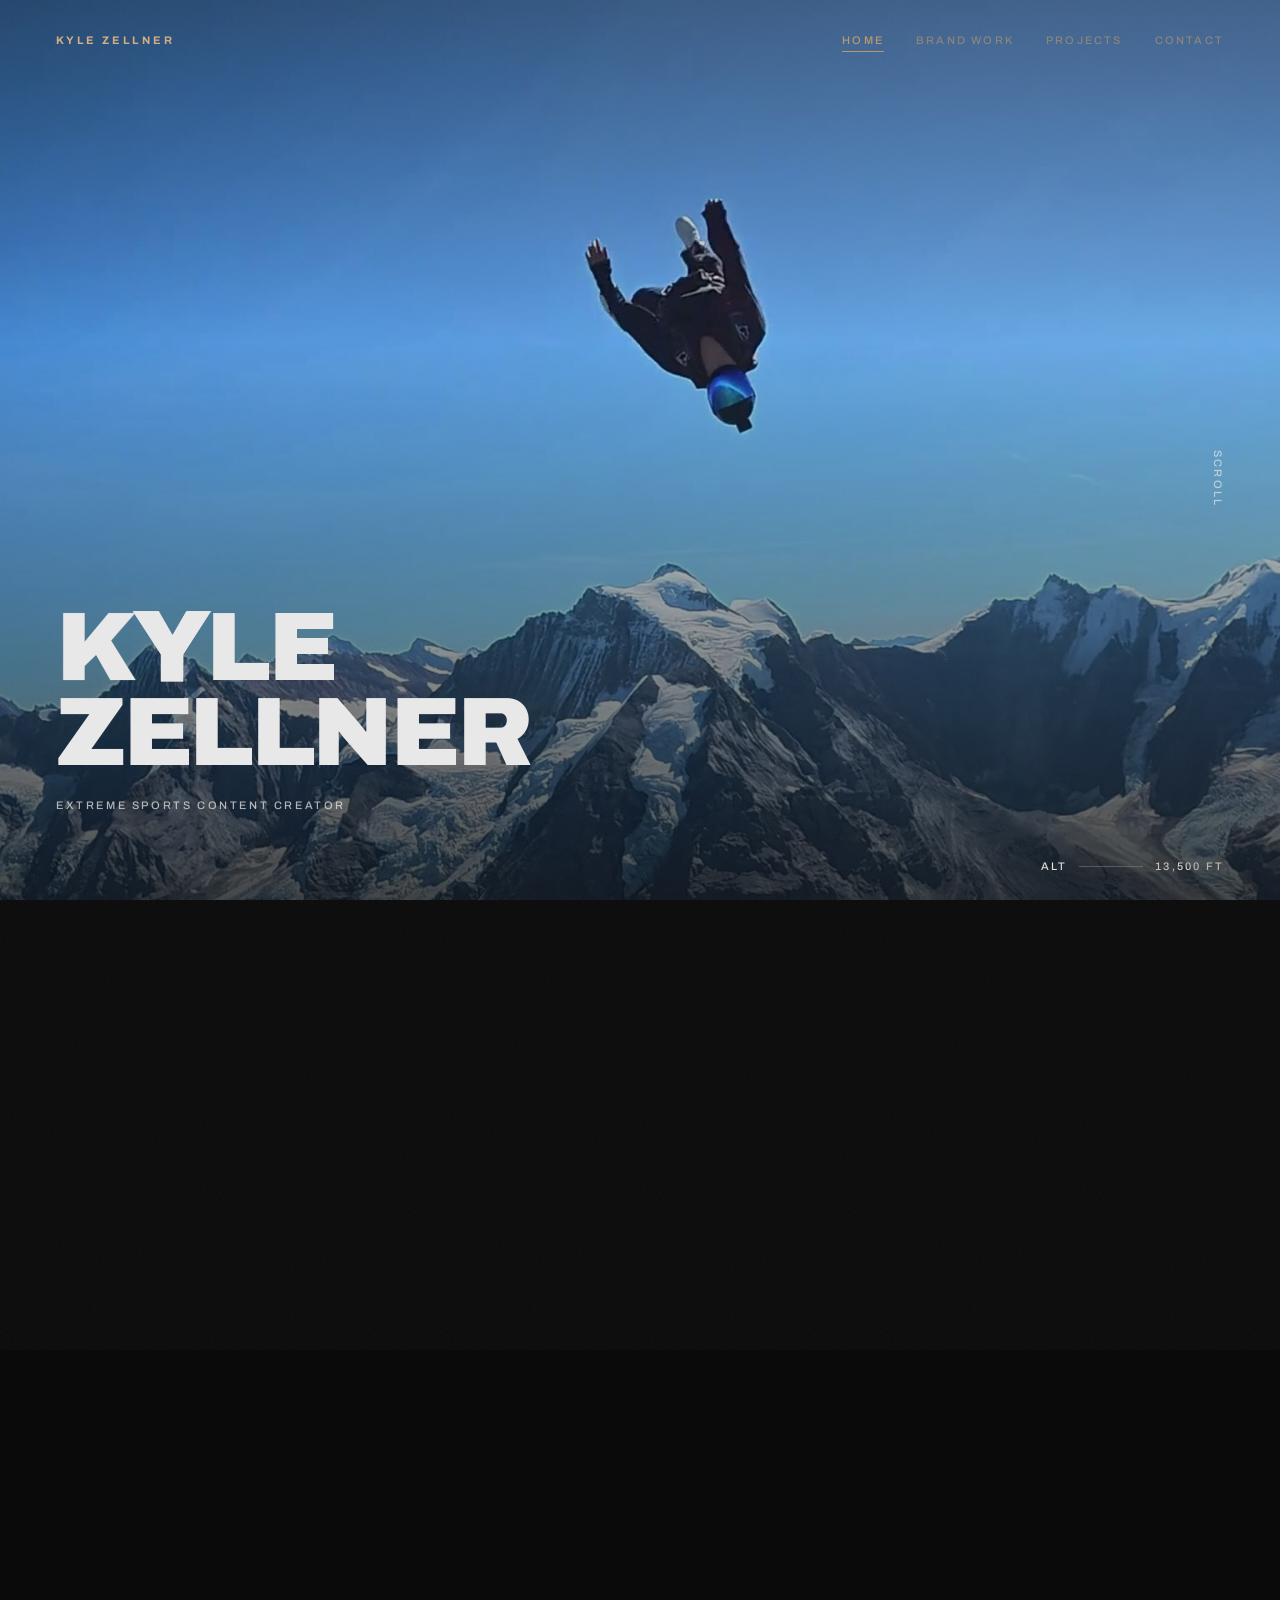
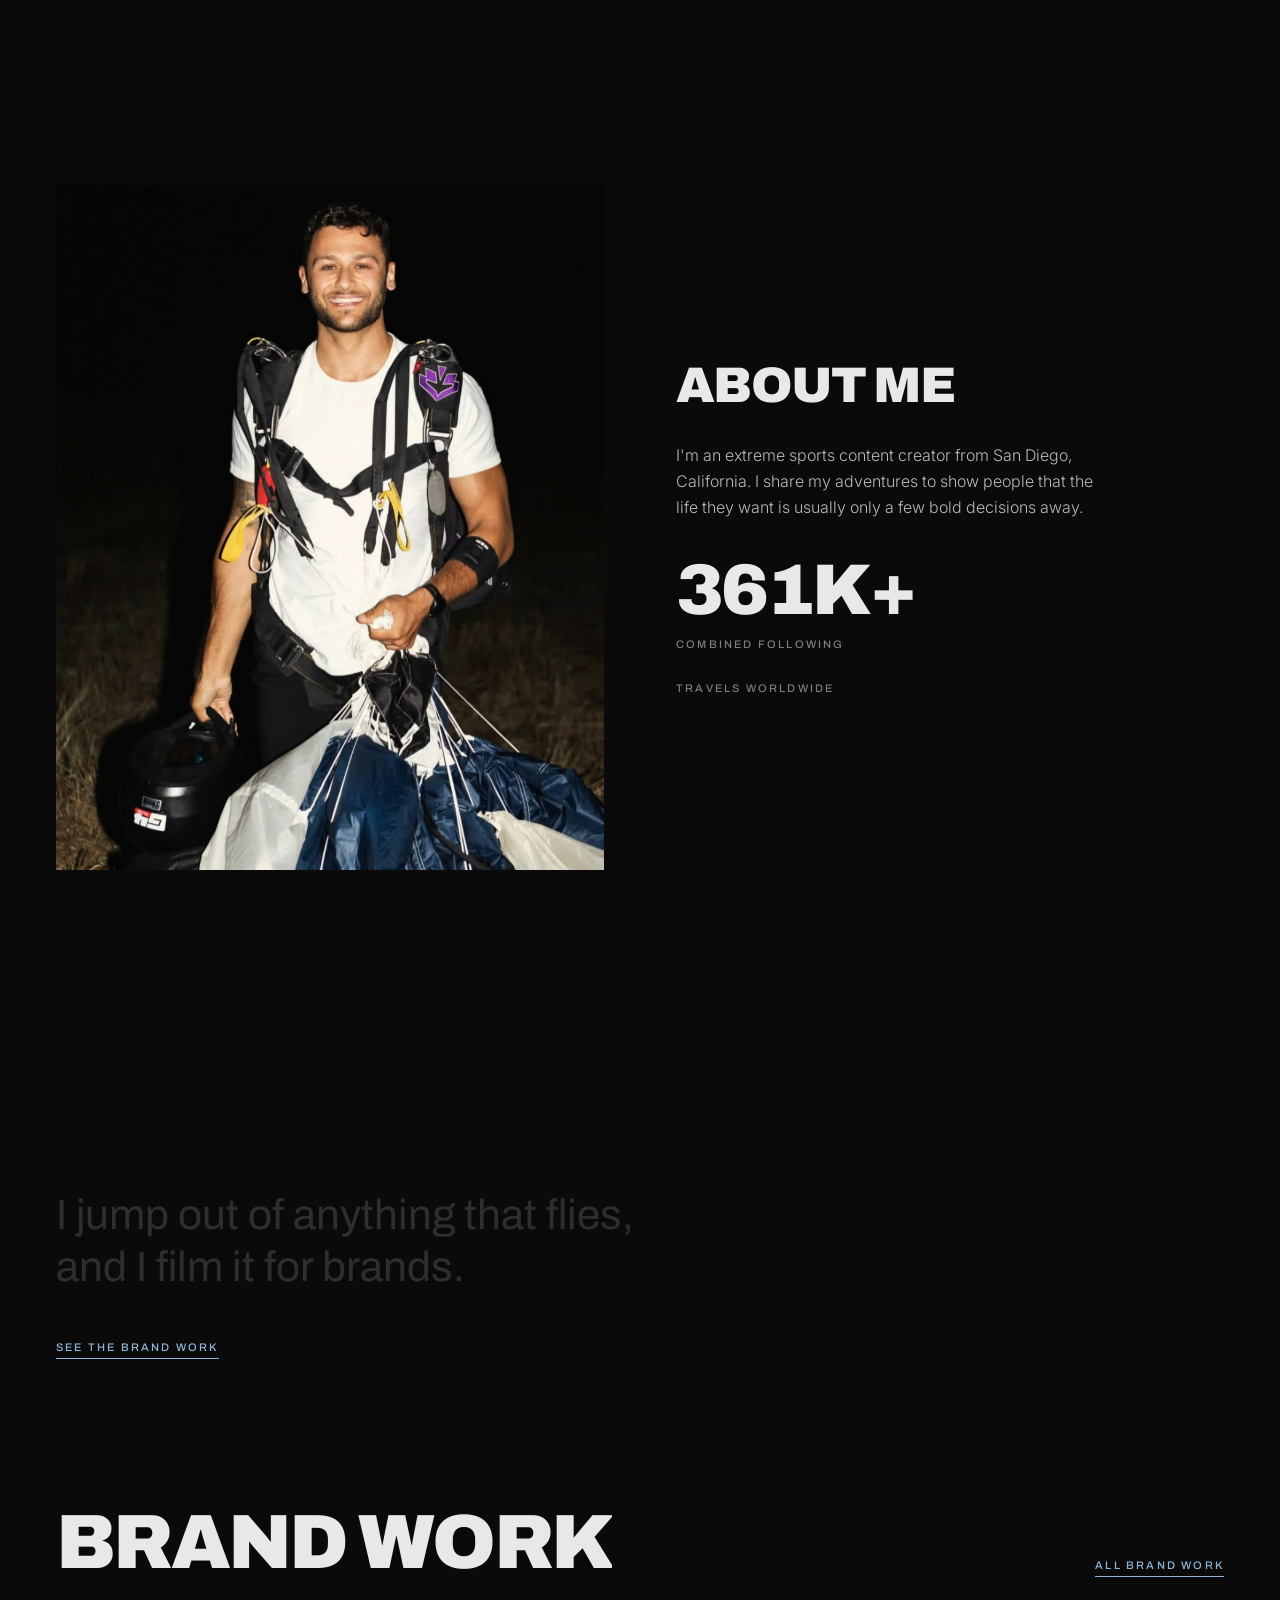
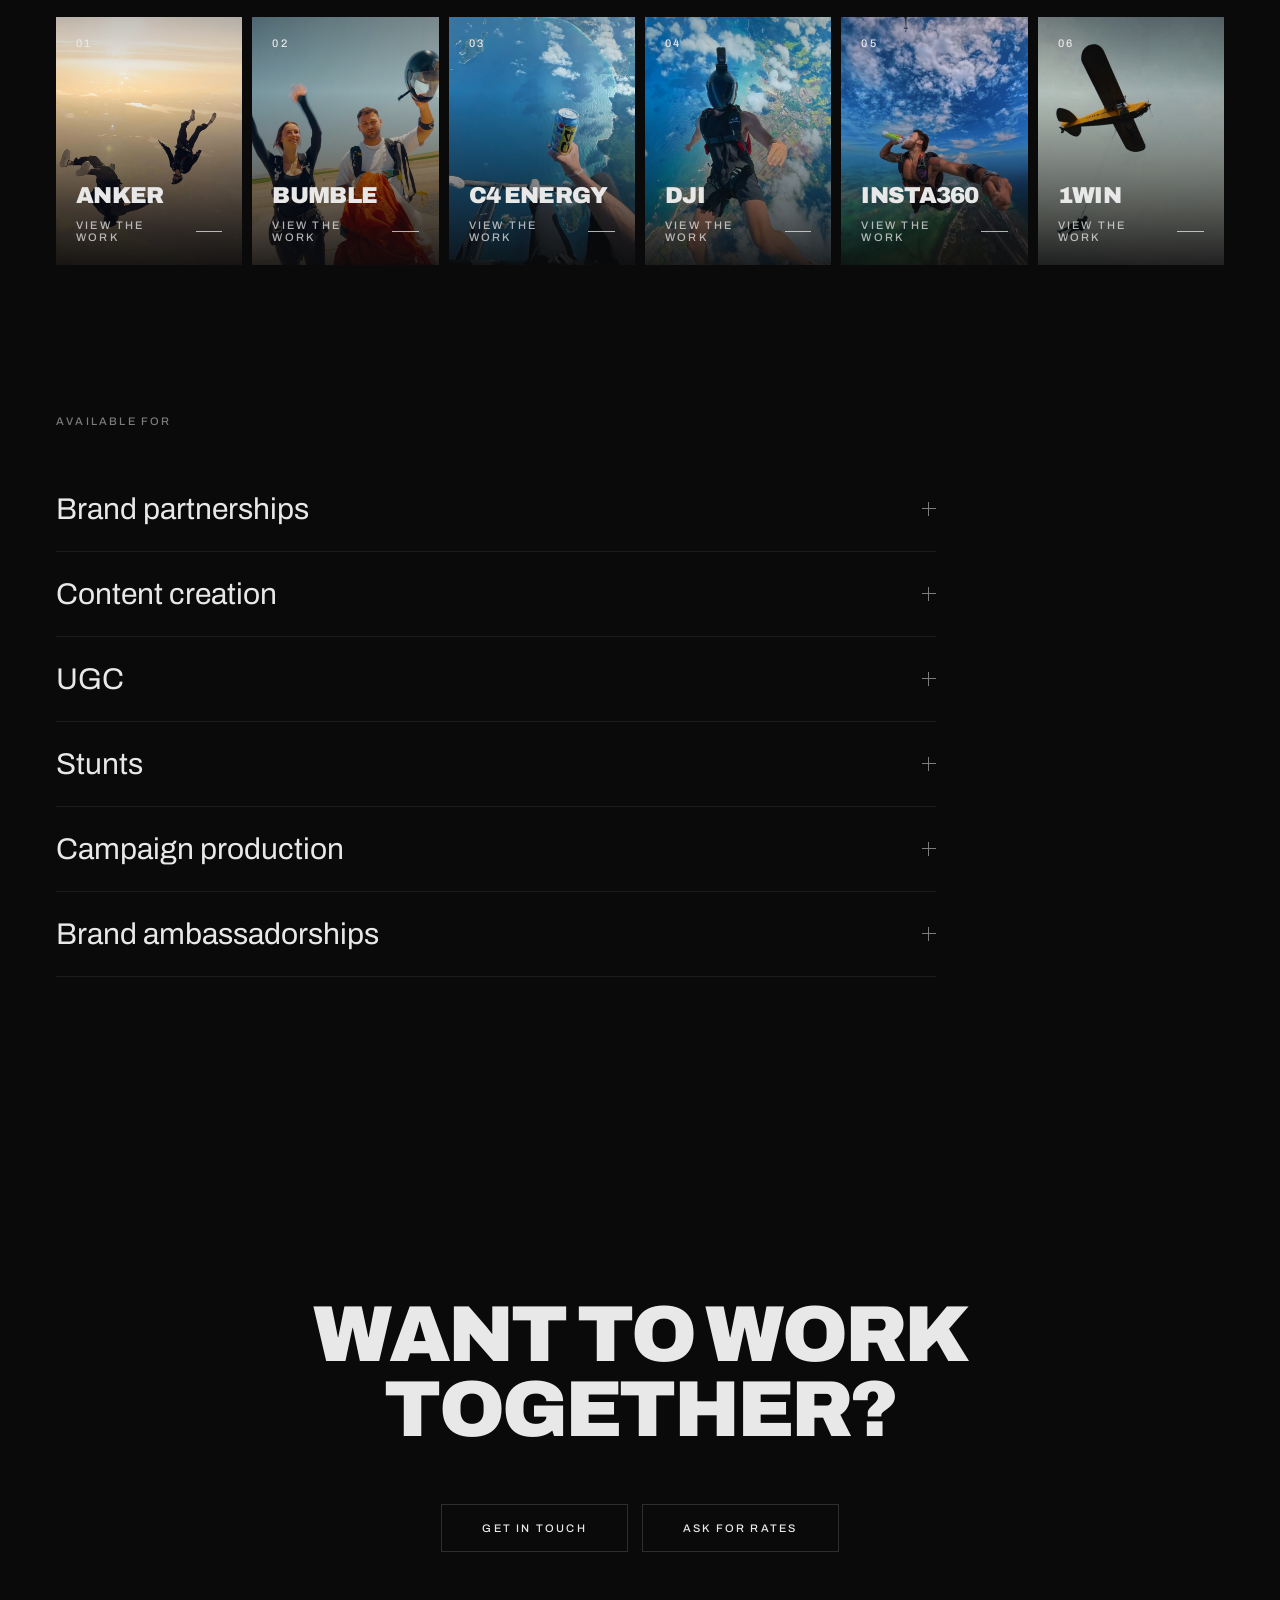
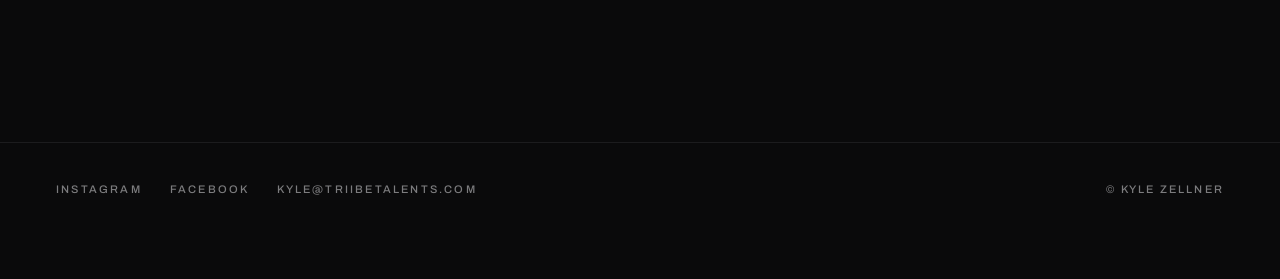
<file: index.html>
<!DOCTYPE html>
<html lang="en"><head>
<meta charset="utf-8"><meta name="viewport" content="width=device-width, initial-scale=1, viewport-fit=cover">
<title>Kyle Zellner | Extreme sports content creator</title>
<meta name="description" content="Extreme sports content creator. Brand campaigns, stunts and aerial content.">
<meta property="og:title" content="Kyle Zellner | Extreme sports content creator"><meta property="og:description" content="Extreme sports content creator. Brand campaigns, stunts and aerial content.">
<meta property="og:type" content="website"><meta property="og:image" content="media/hero-9-w.jpg">
<meta name="twitter:card" content="summary_large_image"><meta name="theme-color" content="#0A0A0B">
<link rel="preconnect" href="https://fonts.googleapis.com"><link rel="preconnect" href="https://fonts.gstatic.com" crossorigin>
<link rel="stylesheet" href="https://fonts.googleapis.com/css2?family=Archivo:wght@400;500;700;900&family=Inter:wght@300;400&display=swap">
<link rel="stylesheet" href="assets/site.css?v=1795777954">
<script>document.documentElement.className='js';addEventListener('DOMContentLoaded',function(){requestAnimationFrame(function(){requestAnimationFrame(function(){document.documentElement.classList.add('ready')})})});</script>
</head><body>
<div class="curtain" aria-hidden="true"></div><div class="progress" aria-hidden="true"></div>
<nav class="nav label" aria-label="Main"><a class="brand" href="index.html">Kyle Zellner</a><div class="links"><a href="index.html" class="on" aria-current="page">Home</a><a href="brand-work.html">Brand work</a><a href="projects.html">Projects</a><a href="contact.html">Contact</a></div></nav>
<main>
<section class="hero">
  <div class="hero-fade" aria-hidden="true">
<div class="hs on"><video data-hero="media/hero-9" data-v="1795777954" muted playsinline preload="none"></video></div>
  </div>
  <div class="hero-shade"></div>
  <div class="label cue">Scroll</div>
  <div class="hero-copy">
    <h1 class="display split">Kyle<br>Zellner</h1>
    <div class="subw"><div class="label sub r d3">Extreme sports content creator</div></div>
  </div>
</section>

<section class="section after-hero"><div class="wrap">
  <div class="about" data-drift-host>
    <div class="pic r"><img src="media/portrait.jpg" alt="Kyle Zellner after a night jump" data-drift-y="-7" data-drift-scale="1.12" loading="lazy"></div>
    <div>
      <h2 class="display split">About me</h2>
      <p class="r">I'm an extreme sports content creator from San Diego, California. I share my adventures to show people that the life they want is usually only a few bold decisions away.</p>
      <div class="about-fig r"><div class="n" data-count="400" data-dec="0" data-suffix="K+">400K+</div><div class="label">Combined following</div></div>
      <div class="label where r">Travels worldwide</div>
    </div>
  </div>
</div></section>

<section class="statement"><div class="wrap">
  <p>I jump out of anything that flies, and I film it for brands.</p>
  <a class="link label r" href="brand-work.html">See the brand work</a>
</div></section>

<section class="section"><div class="wrap">
  <div class="sec-head"><h2 class="display split">Brand work</h2>
    <a class="link label r" href="brand-work.html">All brand work</a></div>
  <div class="cards"><a class="card r d1" href="brand-work.html#anker"><div class="vid v916"><img src="media/anker.jpg" alt="" loading="lazy" decoding="async"></div><div class="label num">01</div><div class="meta"><div class="name">Anker</div><div class="label go">View the work</div></div></a><a class="card r d2" href="brand-work.html#bumble"><div class="vid v916"><img src="media/bumble.jpg" alt="" loading="lazy" decoding="async"></div><div class="label num">02</div><div class="meta"><div class="name">Bumble</div><div class="label go">View the work</div></div></a><a class="card r d3" href="brand-work.html#c4"><div class="vid v916"><img src="media/c4.jpg" alt="" loading="lazy" decoding="async"></div><div class="label num">03</div><div class="meta"><div class="name">C4 Energy</div><div class="label go">View the work</div></div></a><a class="card r d4" href="brand-work.html#dji"><div class="vid v916"><img src="media/dji.jpg" alt="" loading="lazy" decoding="async"></div><div class="label num">04</div><div class="meta"><div class="name">DJI</div><div class="label go">View the work</div></div></a><a class="card r d5" href="brand-work.html#insta360"><div class="vid v916"><img src="media/insta360.jpg" alt="" loading="lazy" decoding="async"></div><div class="label num">05</div><div class="meta"><div class="name">Insta360</div><div class="label go">View the work</div></div></a><a class="card r d6" href="brand-work.html#onewin"><div class="vid v916"><img src="media/onewin.jpg" alt="" loading="lazy" decoding="async"></div><div class="label num">06</div><div class="meta"><div class="name">1win</div><div class="label go">View the work</div></div></a></div>
</div></section>

<section class="section"><div class="wrap">
  <div class="label muted r" style="margin-bottom:40px">Available for</div>
  <div class="acc r"><div class="acc-row"><button class="acc-head" aria-expanded="false" aria-controls="acc0"><span>Brand partnerships</span><span class="acc-sign" aria-hidden="true"></span></button><div class="acc-panel" id="acc0"><p>Sponsored videos and longer partnerships.</p></div></div><div class="acc-row"><button class="acc-head" aria-expanded="false" aria-controls="acc1"><span>Content creation</span><span class="acc-sign" aria-hidden="true"></span></button><div class="acc-panel" id="acc1"><p>Aerial and action footage for your social, ads or website, vertical or horizontal.</p></div></div><div class="acc-row"><button class="acc-head" aria-expanded="false" aria-controls="acc2"><span>UGC</span><span class="acc-sign" aria-hidden="true"></span></button><div class="acc-panel" id="acc2"><p>Videos made for your brand to post on its own channels and run as ads.</p></div></div><div class="acc-row"><button class="acc-head" aria-expanded="false" aria-controls="acc3"><span>Stunts</span><span class="acc-sign" aria-hidden="true"></span></button><div class="acc-panel" id="acc3"><p>Jumps and aerial stunts for a campaign, a launch or an event.</p></div></div><div class="acc-row"><button class="acc-head" aria-expanded="false" aria-controls="acc4"><span>Campaign production</span><span class="acc-sign" aria-hidden="true"></span></button><div class="acc-panel" id="acc4"><p>I can plan and produce the aerial side of a shoot, from the idea to the finished video.</p></div></div><div class="acc-row"><button class="acc-head" aria-expanded="false" aria-controls="acc5"><span>Brand ambassadorships</span><span class="acc-sign" aria-hidden="true"></span></button><div class="acc-panel" id="acc5"><p>Representing a brand across a season or a year.</p></div></div></div>
</div></section>

<section class="closing">
  <h2 class="display split">Want to work together?</h2>
  <div class="closing-btns r"><a class="btn label" href="contact.html">Get in touch</a><a class="btn label" href="mailto:kyle@triibetalents.com?subject=Rates">Ask for rates</a></div>
</section>
</main>
<footer class="foot label">
  <div class="row"><a href="https://www.instagram.com/kyle.zellner/" target="_blank" rel="noopener">Instagram</a><a href="https://www.facebook.com/people/Kylezellner/61590668937779/" target="_blank" rel="noopener">Facebook</a><a href="mailto:kyle@triibetalents.com">kyle@triibetalents.com</a></div>
  <div>© Kyle Zellner</div>
</footer>
<div class="alt label" aria-hidden="true"><span>Alt</span><span class="rail"><i></i></span><span class="val">13,500 FT</span></div>
<div class="lb" role="dialog" aria-modal="true" aria-label="Video">
  <button class="x label" type="button">Close</button>
  <div class="box"><video muted loop playsinline controls></video></div>
  <div class="ig label"><a href="https://www.instagram.com/kyle.zellner/" target="_blank" rel="noopener">Watch on Instagram</a></div>
</div>
<script src="assets/vendor/gsap.min.js"></script><script src="assets/vendor/ScrollTrigger.min.js"></script>
<script src="assets/site.js?v=1795777954"></script>
</body></html>
</file>
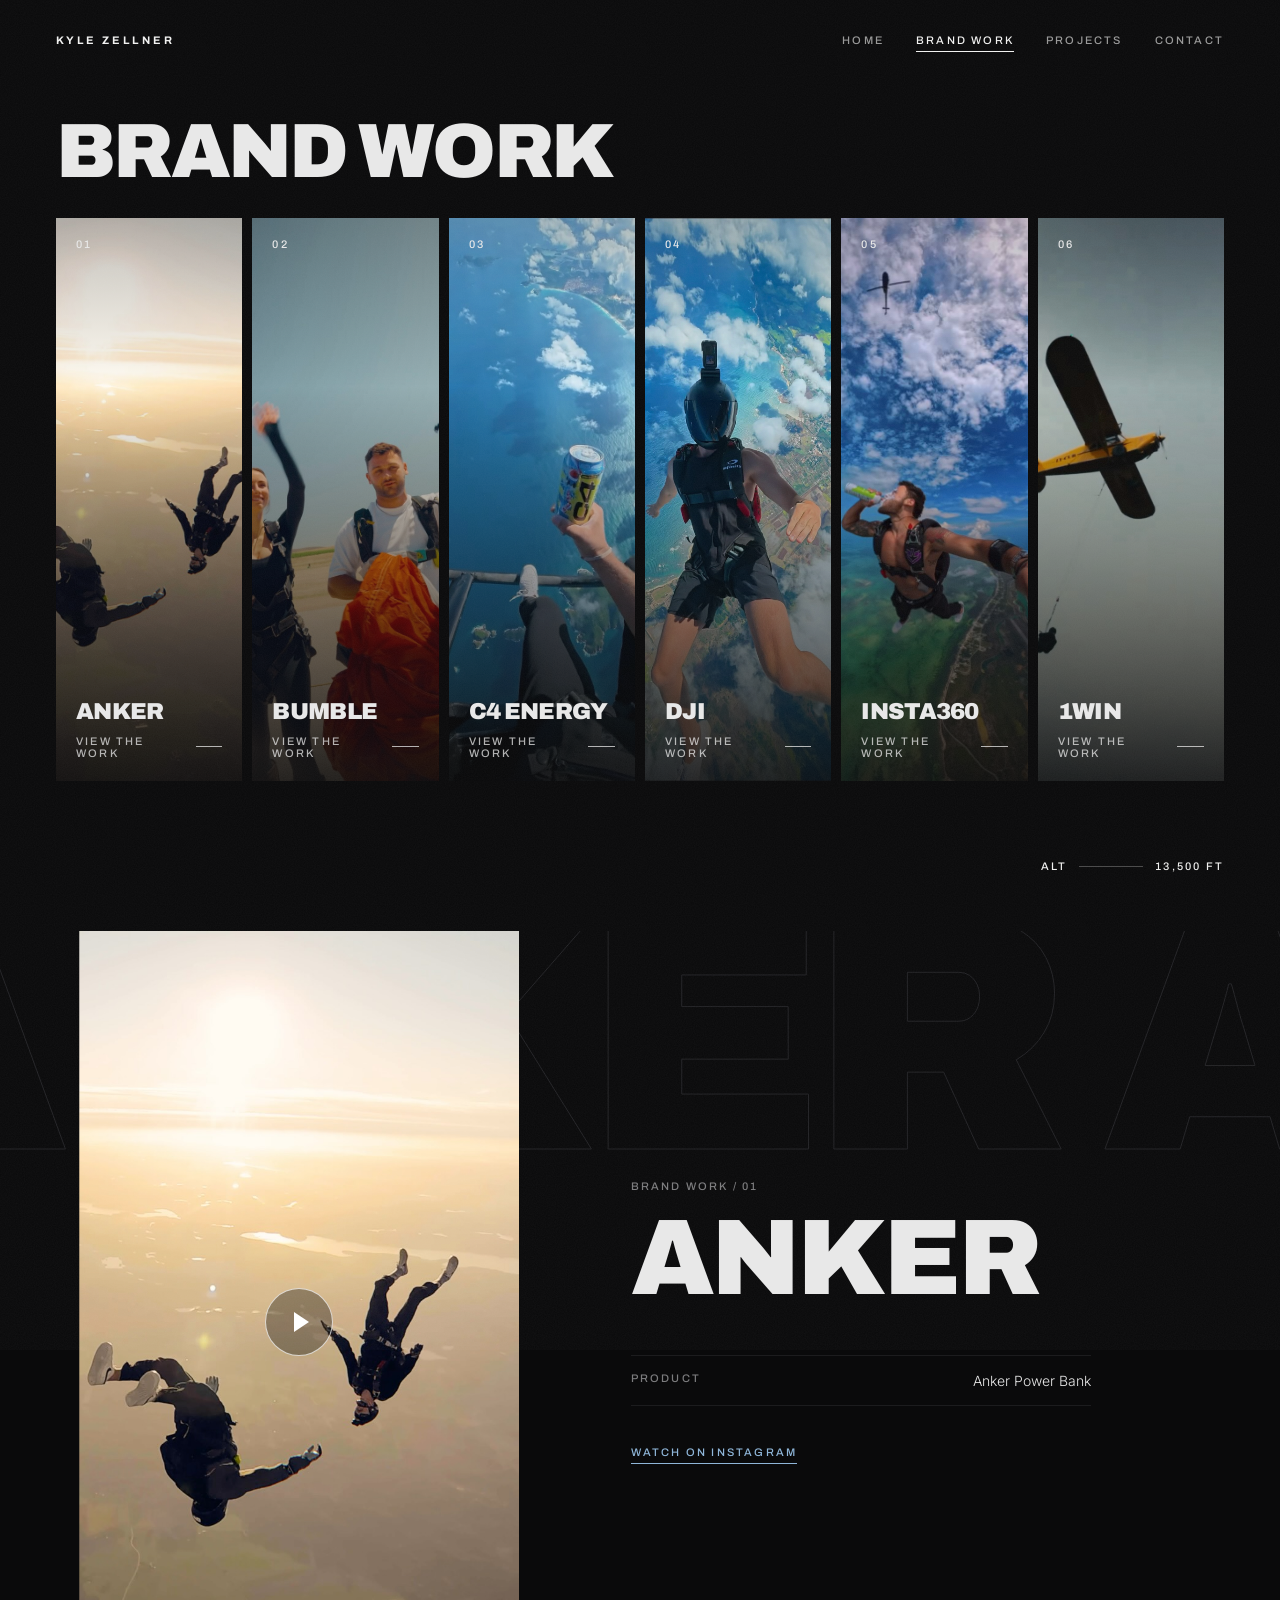
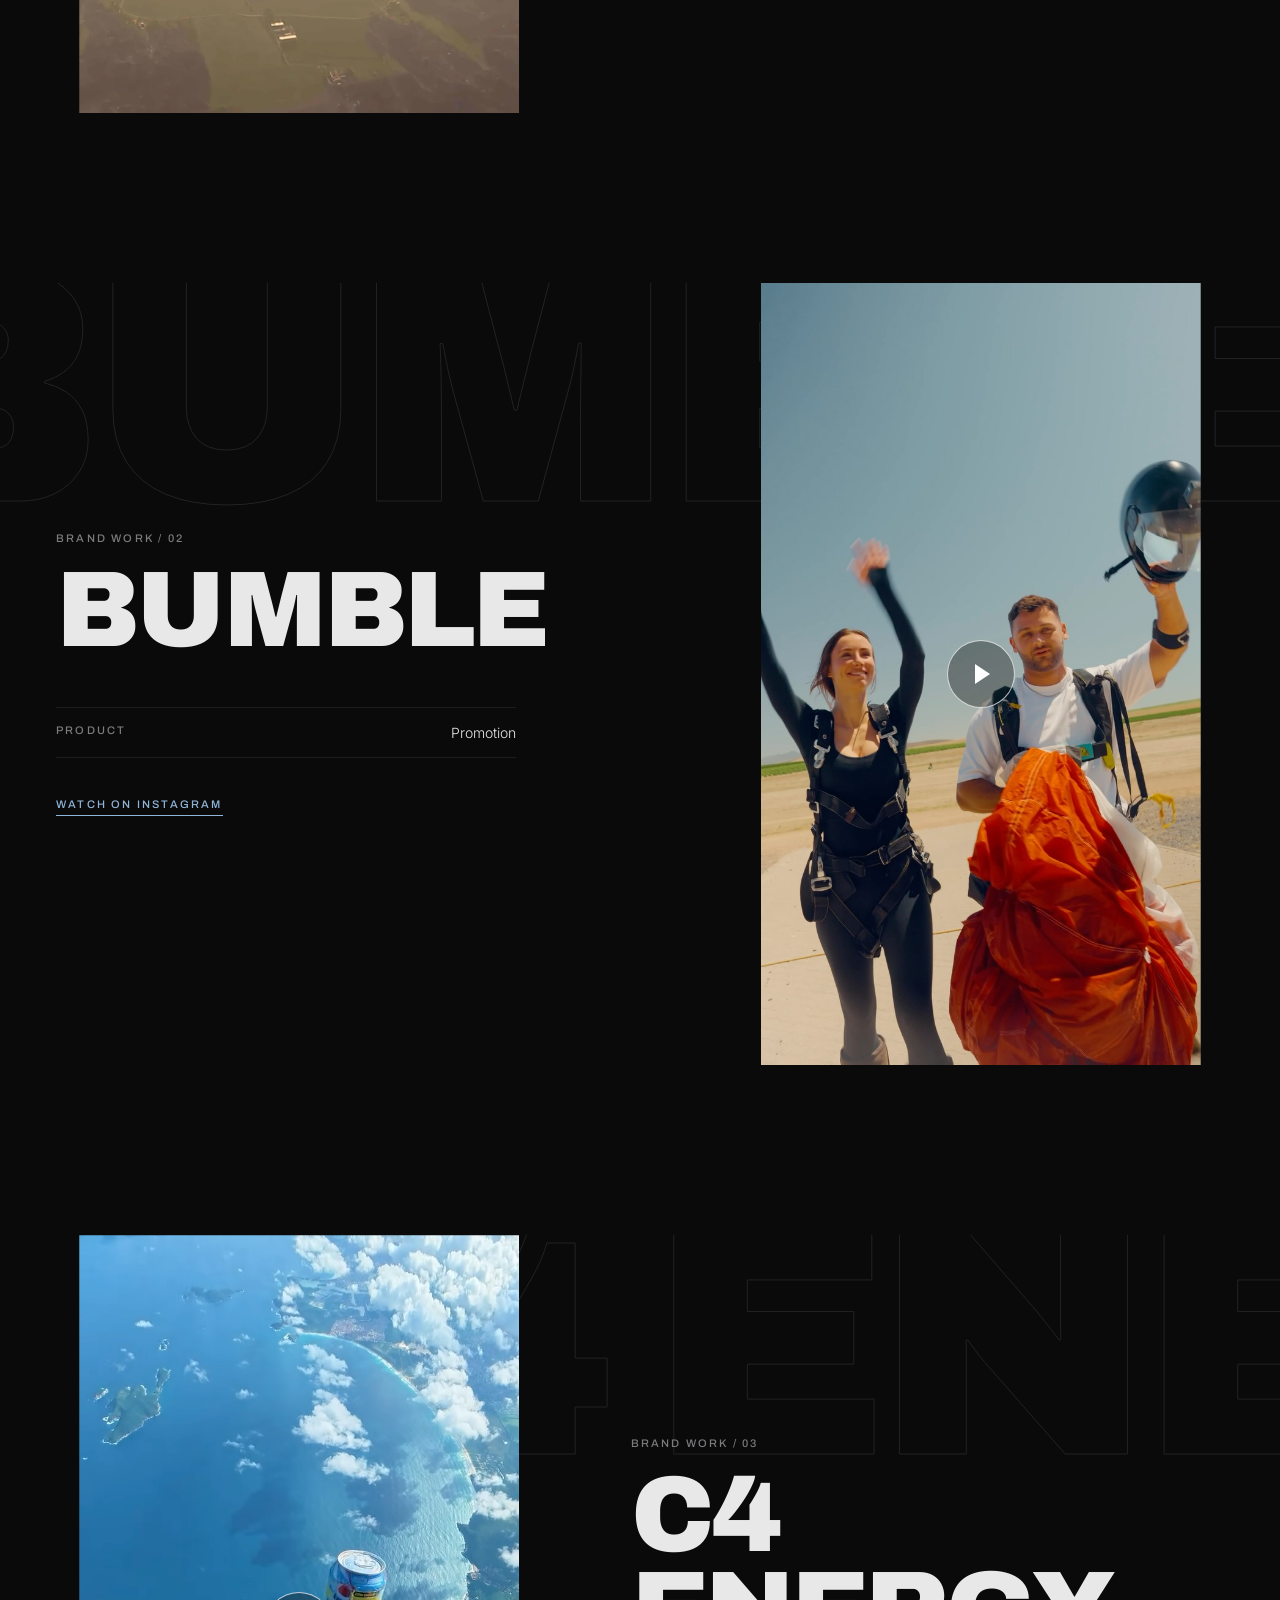
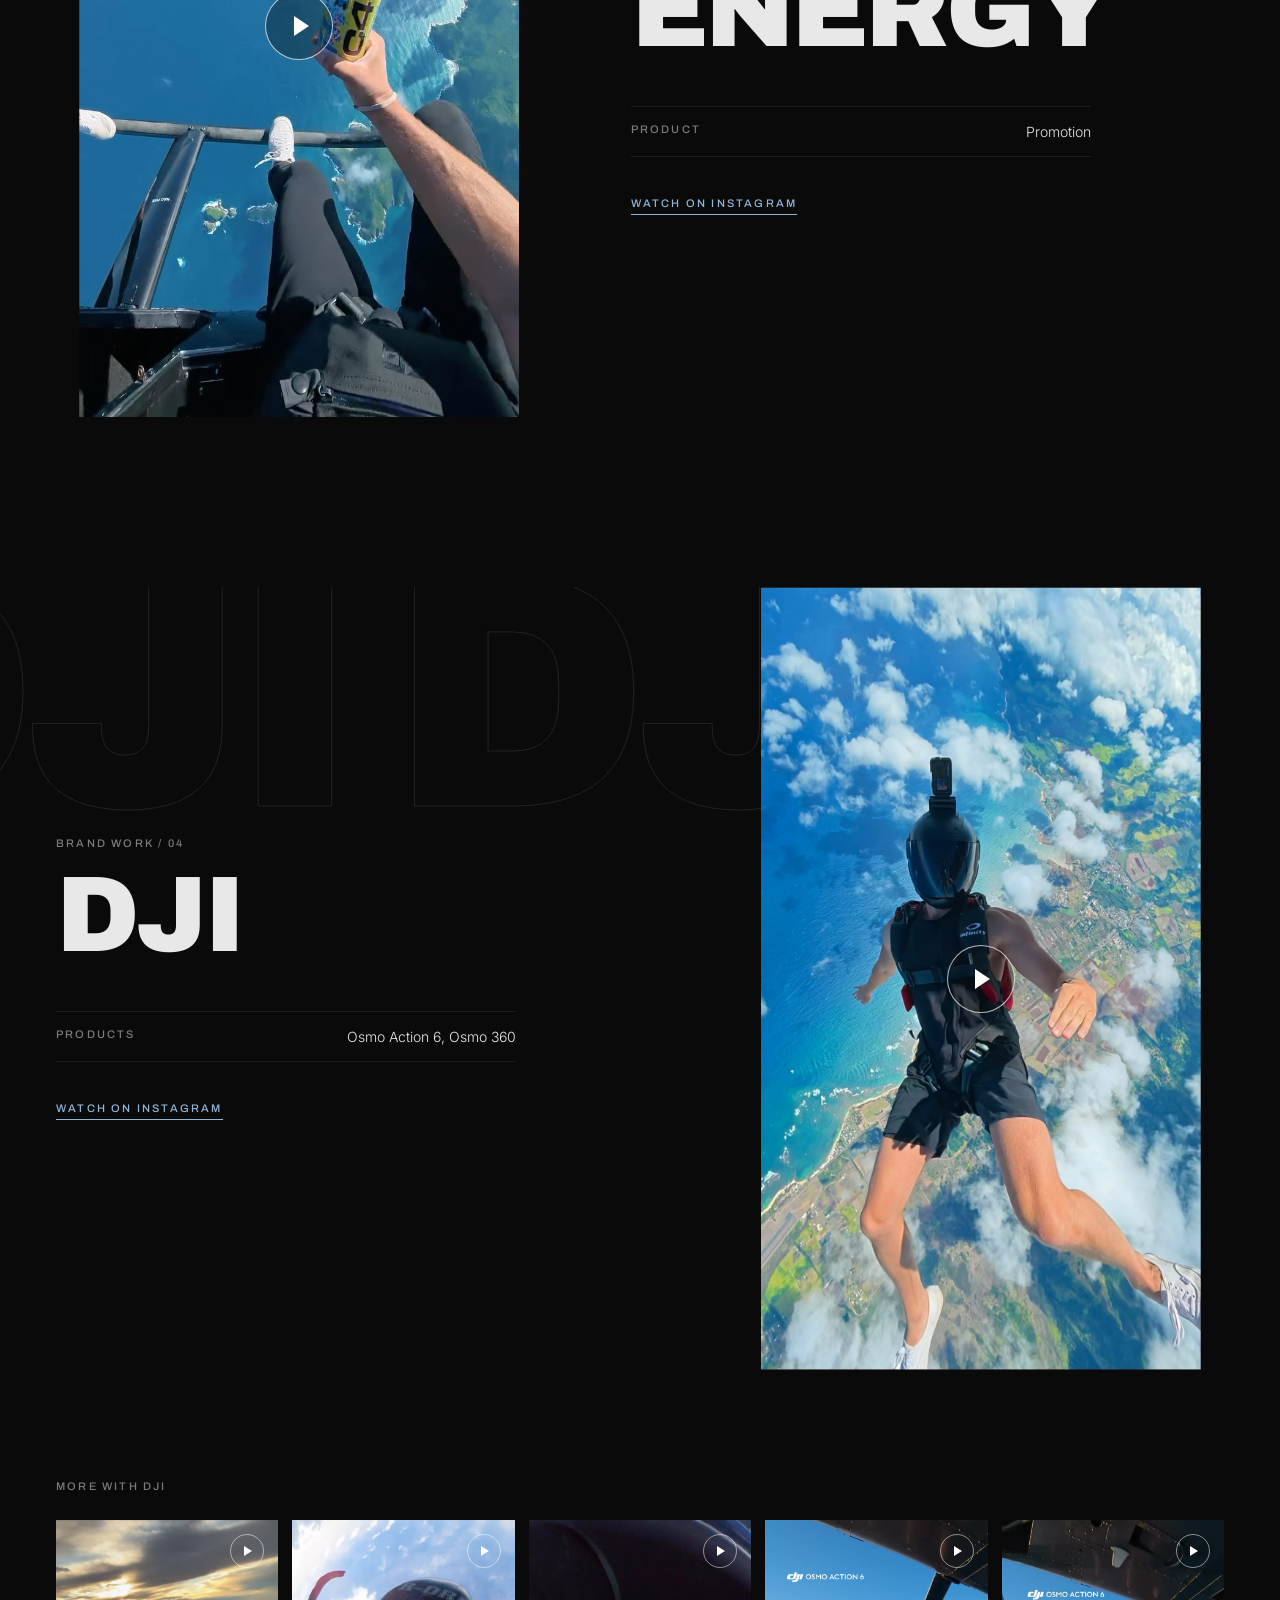
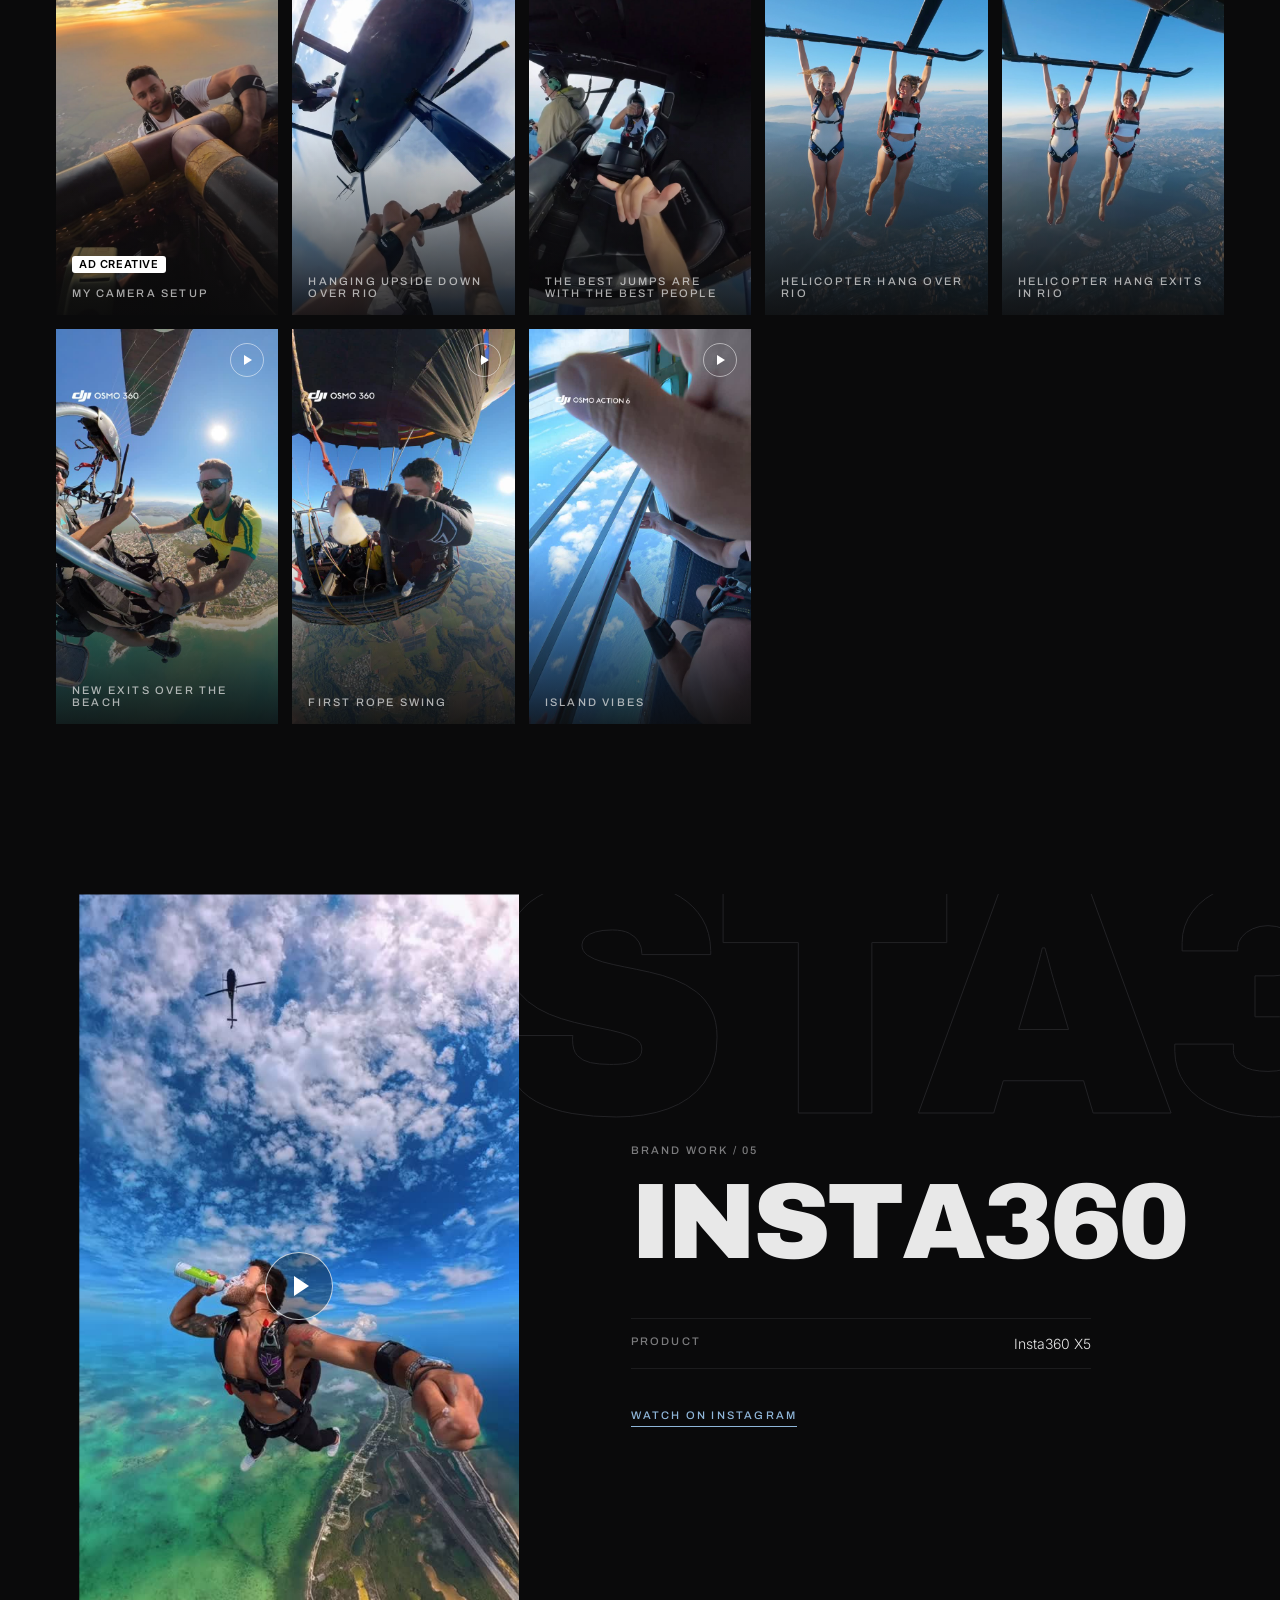
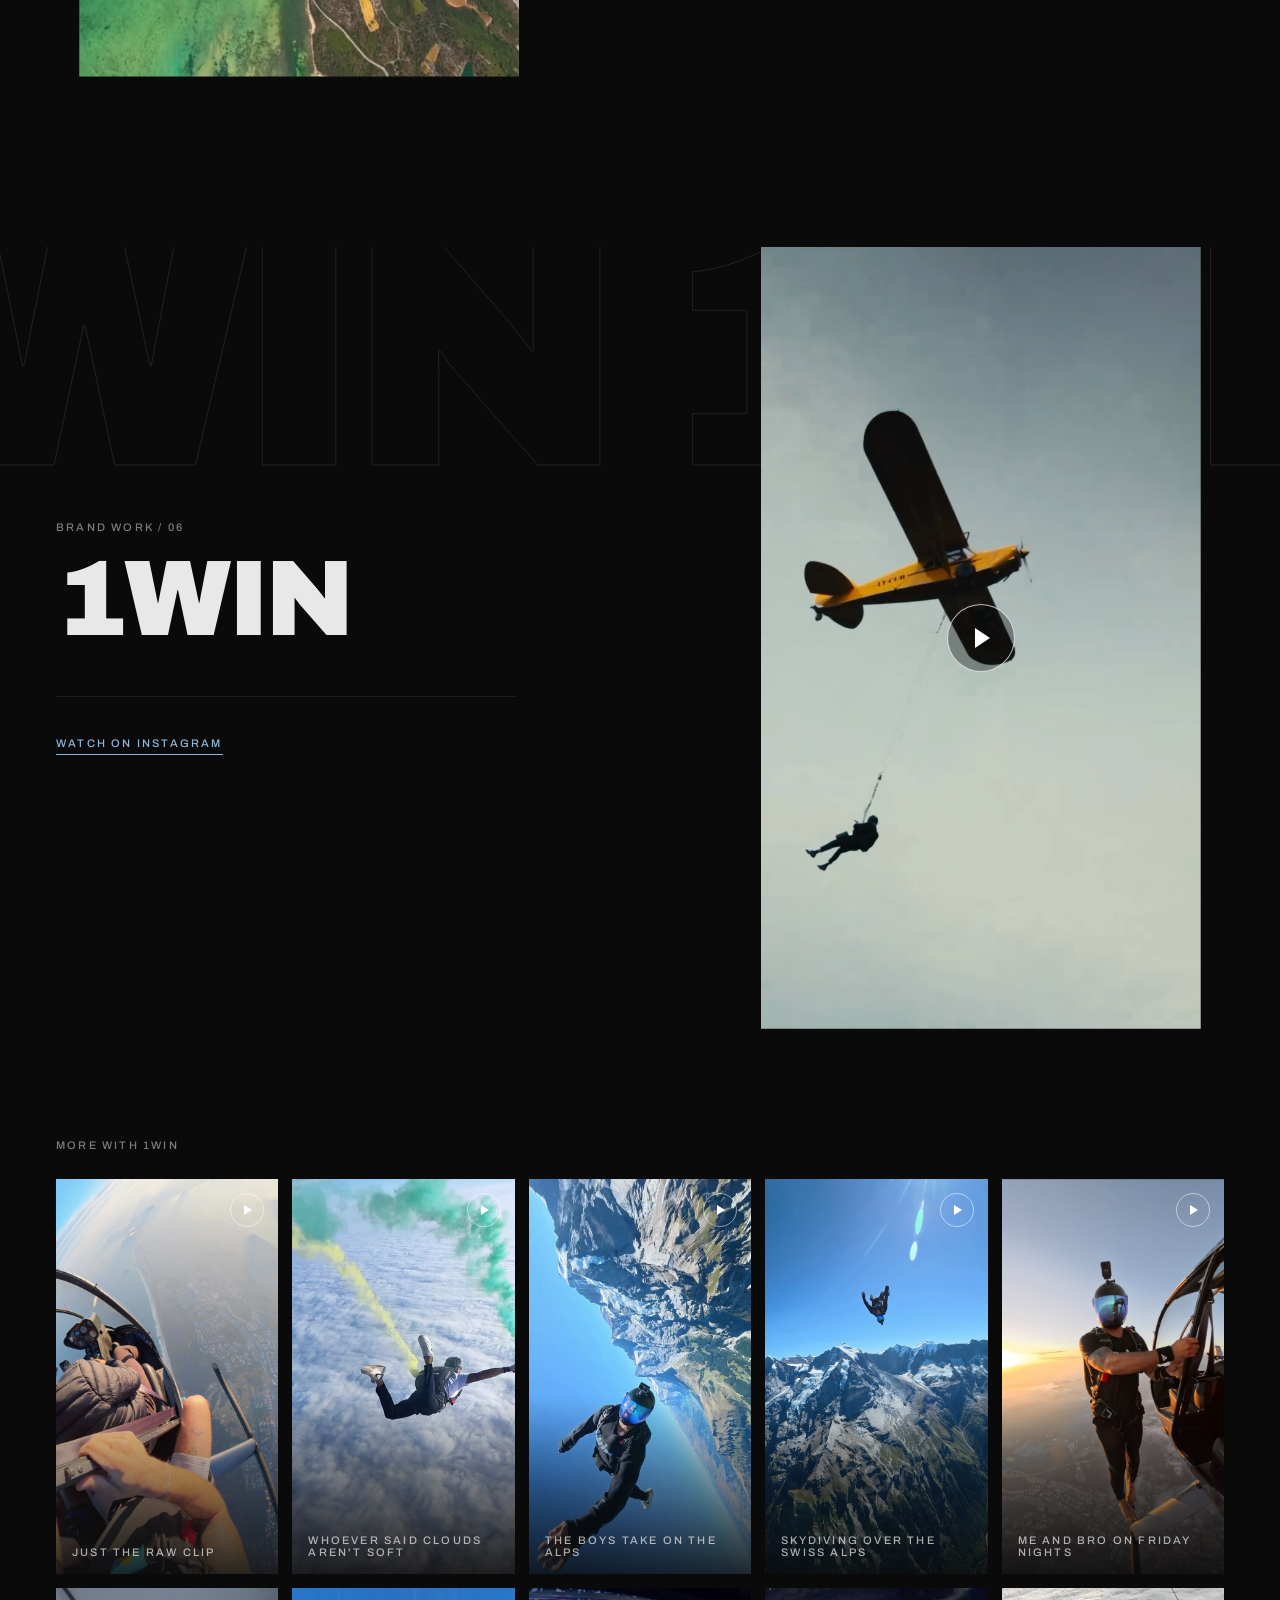
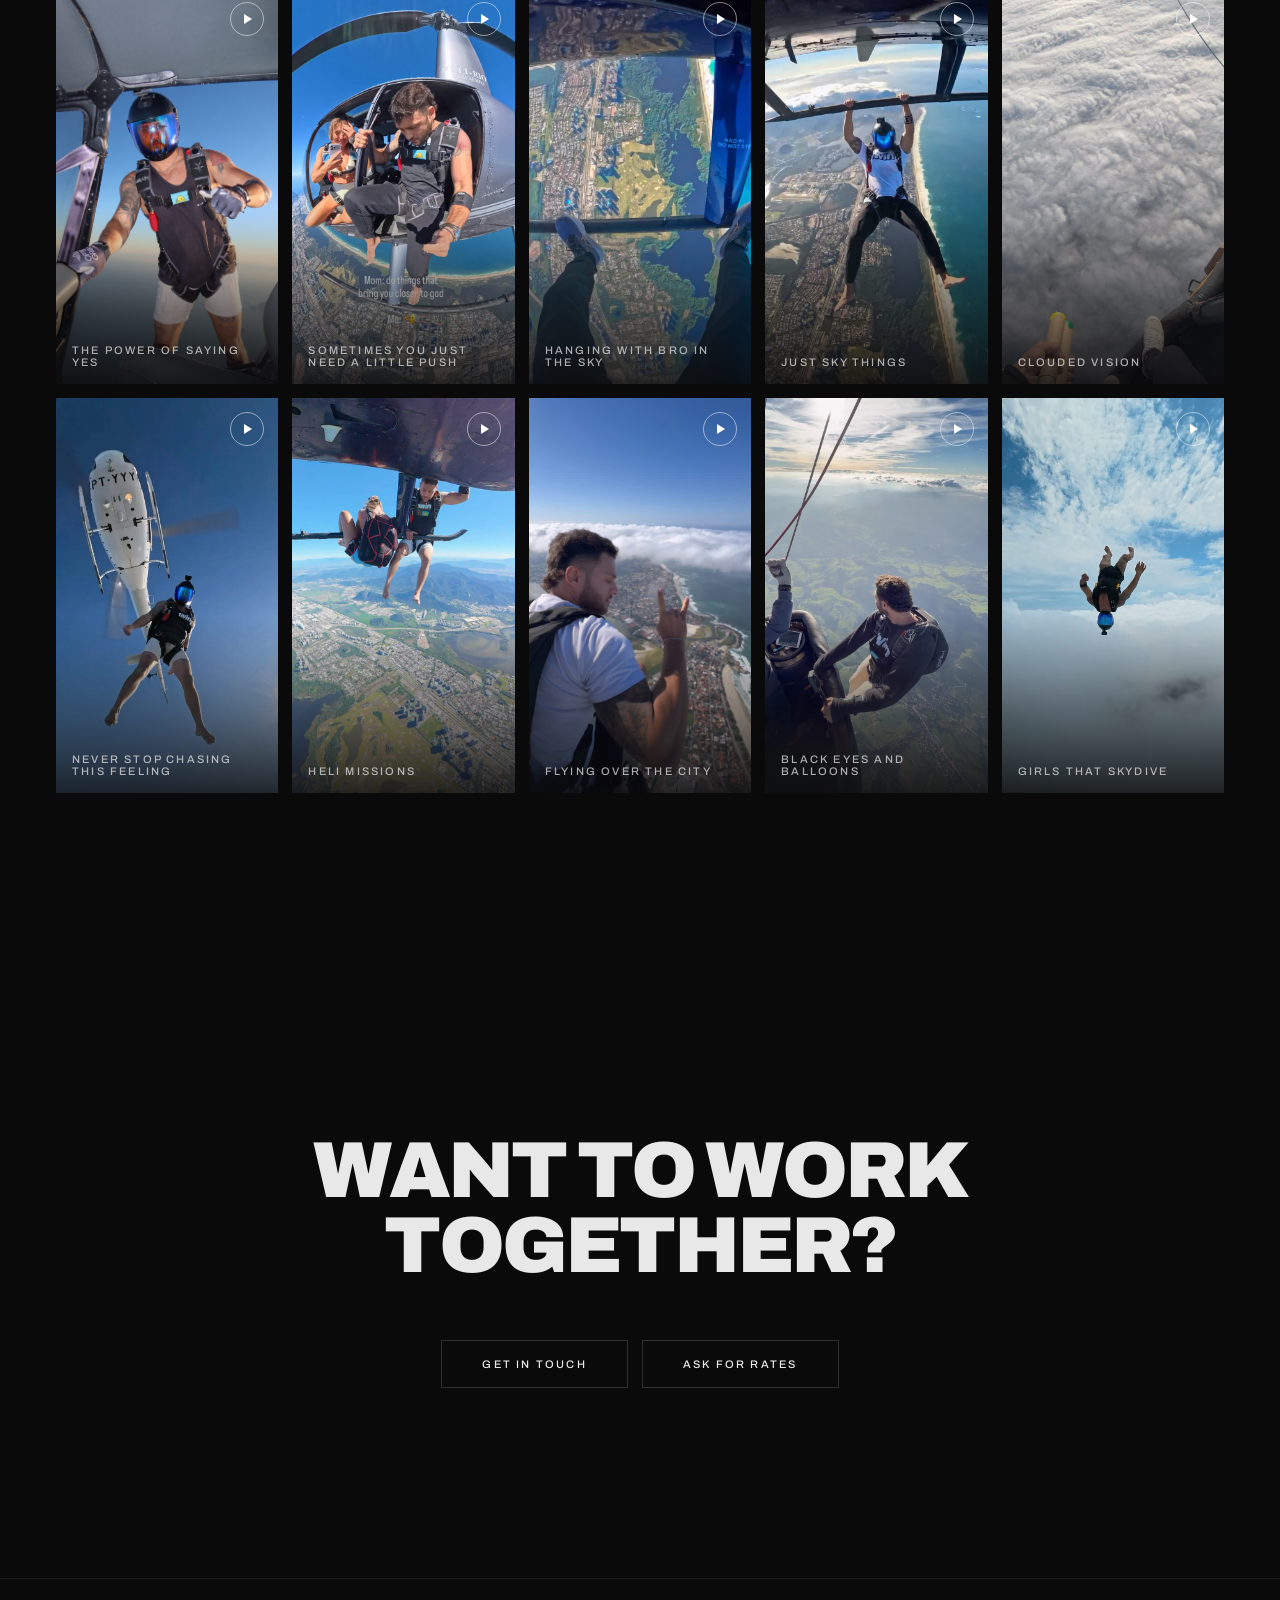
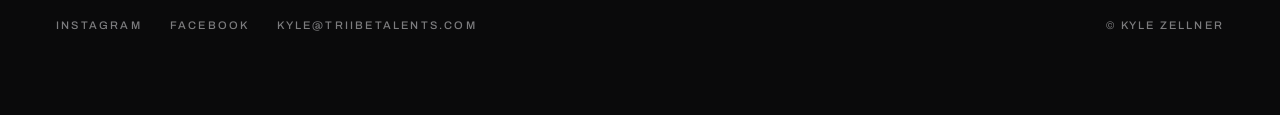
<file: brand-work.html>
<!DOCTYPE html>
<html lang="en"><head>
<meta charset="utf-8"><meta name="viewport" content="width=device-width, initial-scale=1, viewport-fit=cover">
<title>Brand work | Kyle Zellner</title>
<meta name="description" content="Campaign work for Anker, Bumble, C4 Energy, DJI, Insta360 and 1win.">
<meta property="og:title" content="Brand work | Kyle Zellner"><meta property="og:description" content="Campaign work for Anker, Bumble, C4 Energy, DJI, Insta360 and 1win.">
<meta property="og:type" content="website"><meta property="og:image" content="media/hero-9-w.jpg">
<meta name="twitter:card" content="summary_large_image"><meta name="theme-color" content="#0A0A0B">
<link rel="preconnect" href="https://fonts.googleapis.com"><link rel="preconnect" href="https://fonts.gstatic.com" crossorigin>
<link rel="stylesheet" href="https://fonts.googleapis.com/css2?family=Archivo:wght@400;500;700;900&family=Inter:wght@300;400&display=swap">
<link rel="stylesheet" href="assets/site.css?v=1795777954">
<script>document.documentElement.className='js';addEventListener('DOMContentLoaded',function(){requestAnimationFrame(function(){requestAnimationFrame(function(){document.documentElement.classList.add('ready')})})});</script>
</head><body>
<div class="curtain" aria-hidden="true"></div><div class="progress" aria-hidden="true"></div>
<nav class="nav label" aria-label="Main"><a class="brand" href="index.html">Kyle Zellner</a><div class="links"><a href="index.html">Home</a><a href="brand-work.html" class="on" aria-current="page">Brand work</a><a href="projects.html">Projects</a><a href="contact.html">Contact</a></div></nav>
<main>
<section class="bw-top"><div class="wrap">
  <h1 class="display split">Brand work</h1>
  <div class="cards"><a class="card r d1" href="#anker"><div class="vid v916"><img src="media/anker.jpg" alt="" loading="eager" decoding="async"></div><div class="label num">01</div><div class="meta"><div class="name">Anker</div><div class="label go">View the work</div></div></a><a class="card r d2" href="#bumble"><div class="vid v916"><img src="media/bumble.jpg" alt="" loading="eager" decoding="async"></div><div class="label num">02</div><div class="meta"><div class="name">Bumble</div><div class="label go">View the work</div></div></a><a class="card r d3" href="#c4"><div class="vid v916"><img src="media/c4.jpg" alt="" loading="eager" decoding="async"></div><div class="label num">03</div><div class="meta"><div class="name">C4 Energy</div><div class="label go">View the work</div></div></a><a class="card r d4" href="#dji"><div class="vid v916"><img src="media/dji.jpg" alt="" loading="eager" decoding="async"></div><div class="label num">04</div><div class="meta"><div class="name">DJI</div><div class="label go">View the work</div></div></a><a class="card r d5" href="#insta360"><div class="vid v916"><img src="media/insta360.jpg" alt="" loading="eager" decoding="async"></div><div class="label num">05</div><div class="meta"><div class="name">Insta360</div><div class="label go">View the work</div></div></a><a class="card r d6" href="#onewin"><div class="vid v916"><img src="media/onewin.jpg" alt="" loading="eager" decoding="async"></div><div class="label num">06</div><div class="meta"><div class="name">1win</div><div class="label go">View the work</div></div></a></div>
</div></section>
<section class="case" id="anker" data-drift-host>
  <div class="ghost" aria-hidden="true" data-drift-x="-14">Anker Anker</div>
  <div class="wrap"><div class="grid">
    <button class="film" type="button" data-lb="media/anker.mp4" data-poster="media/anker.jpg" data-ig="https://www.instagram.com/reel/DgIV83xIEBN/" aria-label="Play the Anker video">
      <div class="vid v916"><img src="media/anker.jpg" alt="" loading="lazy" decoding="async"></div><span class="play" aria-hidden="true"></span></button>
    <div>
      <div class="label muted r">Brand work / 01</div>
      <h2 class="display split">Anker</h2>
      
      <dl class="r"><div><dt class="label">Product</dt><dd>Anker Power Bank</dd></div></dl>
      <a class="link label r" href="https://www.instagram.com/reel/DgIV83xIEBN/" target="_blank" rel="noopener">Watch on Instagram</a>
    </div>
  </div></div>
  
</section><section class="case flip" id="bumble" data-drift-host>
  <div class="ghost" aria-hidden="true" data-drift-x="14">Bumble Bumble</div>
  <div class="wrap"><div class="grid">
    <button class="film" type="button" data-lb="media/bumble.mp4" data-poster="media/bumble.jpg" data-ig="https://www.instagram.com/reel/Df7I1bKMQMr/" aria-label="Play the Bumble video">
      <div class="vid v916"><img src="media/bumble.jpg" alt="" loading="lazy" decoding="async"></div><span class="play" aria-hidden="true"></span></button>
    <div>
      <div class="label muted r">Brand work / 02</div>
      <h2 class="display split">Bumble</h2>
      
      <dl class="r"><div><dt class="label">Product</dt><dd>Promotion</dd></div></dl>
      <a class="link label r" href="https://www.instagram.com/reel/Df7I1bKMQMr/" target="_blank" rel="noopener">Watch on Instagram</a>
    </div>
  </div></div>
  
</section><section class="case" id="c4" data-drift-host>
  <div class="ghost" aria-hidden="true" data-drift-x="-14">C4 Energy C4 Energy</div>
  <div class="wrap"><div class="grid">
    <button class="film" type="button" data-lb="media/c4.mp4" data-poster="media/c4.jpg" data-ig="https://www.instagram.com/reel/DfAPJ7QMVIc/" aria-label="Play the C4 Energy video">
      <div class="vid v916"><img src="media/c4.jpg" alt="" loading="lazy" decoding="async"></div><span class="play" aria-hidden="true"></span></button>
    <div>
      <div class="label muted r">Brand work / 03</div>
      <h2 class="display split">C4 Energy</h2>
      
      <dl class="r"><div><dt class="label">Product</dt><dd>Promotion</dd></div></dl>
      <a class="link label r" href="https://www.instagram.com/reel/DfAPJ7QMVIc/" target="_blank" rel="noopener">Watch on Instagram</a>
    </div>
  </div></div>
  
</section><section class="case flip" id="dji" data-drift-host>
  <div class="ghost" aria-hidden="true" data-drift-x="14">DJI DJI</div>
  <div class="wrap"><div class="grid">
    <button class="film" type="button" data-lb="media/dji-view.mp4" data-poster="media/dji.jpg" data-ig="https://www.instagram.com/reel/DbrAndISFUz/" aria-label="Play the DJI video">
      <div class="vid v916"><img src="media/dji.jpg" alt="" loading="lazy" decoding="async"></div><span class="play" aria-hidden="true"></span></button>
    <div>
      <div class="label muted r">Brand work / 04</div>
      <h2 class="display split">DJI</h2>
      
      <dl class="r"><div><dt class="label">Products</dt><dd>Osmo Action 6, Osmo 360</dd></div></dl>
      <a class="link label r" href="https://www.instagram.com/reel/DbrAndISFUz/" target="_blank" rel="noopener">Watch on Instagram</a>
    </div>
  </div></div>
  <div class="wrap case-more"><div class="label muted r">More with DJI</div><div class="grid-reels"><a class="reel" href="https://www.instagram.com/reel/DctNHRTIW9R/" target="_blank" rel="noopener" aria-label="My camera setup. Opens Instagram"><div class="vid v916"><img src="media/dji-setup.jpg" alt="" loading="lazy" decoding="async"></div><span class="play" aria-hidden="true"></span><div class="cap"><div class="views sm flag">Ad creative</div><div class="label what">My camera setup</div></div></a><a class="reel" href="https://www.instagram.com/reel/DZmtbkiM8lg/" target="_blank" rel="noopener" aria-label="Hanging upside down over Rio. Opens Instagram"><div class="vid v916"><img src="media/dji-rio.jpg" alt="" loading="lazy" decoding="async"></div><span class="play" aria-hidden="true"></span><div class="cap"><div class="label what">Hanging upside down over Rio</div></div></a><a class="reel" href="https://www.instagram.com/reel/DdbbyWWou-u/" target="_blank" rel="noopener" aria-label="The best jumps are with the best people. Opens Instagram"><div class="vid v916"><img src="media/dji-best.jpg" alt="" loading="lazy" decoding="async"></div><span class="play" aria-hidden="true"></span><div class="cap"><div class="label what">The best jumps are with the best people</div></div></a><a class="reel" href="https://www.instagram.com/reel/DbLsumjM6Av/" target="_blank" rel="noopener" aria-label="Helicopter hang over Rio. Opens Instagram"><div class="vid v916"><img src="media/dji-hang2.jpg" alt="" loading="lazy" decoding="async"></div><span class="play" aria-hidden="true"></span><div class="cap"><div class="label what">Helicopter hang over Rio</div></div></a><button class="reel" type="button" data-lb="media/dji-heli.mp4" data-poster="media/dji-heli.jpg" data-ig="https://www.instagram.com/reel/DbGT2AIMZqO/" aria-label="Play: Helicopter hang exits in Rio"><div class="vid v916"><img src="media/dji-heli.jpg" alt="" loading="lazy" decoding="async"></div><span class="play" aria-hidden="true"></span><div class="cap"><div class="label what">Helicopter hang exits in Rio</div></div></button><button class="reel" type="button" data-lb="media/dji-exits.mp4" data-poster="media/dji-exits.jpg" data-ig="https://www.instagram.com/reel/DaKi7p1s8Mf/" aria-label="Play: New exits over the beach"><div class="vid v916"><img src="media/dji-exits.jpg" alt="" loading="lazy" decoding="async"></div><span class="play" aria-hidden="true"></span><div class="cap"><div class="label what">New exits over the beach</div></div></button><button class="reel" type="button" data-lb="media/dji-rope.mp4" data-poster="media/dji-rope.jpg" data-ig="https://www.instagram.com/reel/DbDM5DDsOBW/" aria-label="Play: First rope swing"><div class="vid v916"><img src="media/dji-rope.jpg" alt="" loading="lazy" decoding="async"></div><span class="play" aria-hidden="true"></span><div class="cap"><div class="label what">First rope swing</div></div></button><a class="reel" href="https://www.instagram.com/reel/DbrAj8oyWbT/" target="_blank" rel="noopener" aria-label="Island vibes. Opens Instagram"><div class="vid v916"><img src="media/dji-island.jpg" alt="" loading="lazy" decoding="async"></div><span class="play" aria-hidden="true"></span><div class="cap"><div class="label what">Island vibes</div></div></a></div></div>
</section><section class="case" id="insta360" data-drift-host>
  <div class="ghost" aria-hidden="true" data-drift-x="-14">Insta360 Insta360</div>
  <div class="wrap"><div class="grid">
    <button class="film" type="button" data-lb="media/canopy.mp4" data-poster="media/insta360.jpg" data-ig="https://www.instagram.com/reel/DXZoMfyjIK7/" aria-label="Play the Insta360 video">
      <div class="vid v916"><img src="media/insta360.jpg" alt="" loading="lazy" decoding="async"></div><span class="play" aria-hidden="true"></span></button>
    <div>
      <div class="label muted r">Brand work / 05</div>
      <h2 class="display split">Insta360</h2>
      
      <dl class="r"><div><dt class="label">Product</dt><dd>Insta360 X5</dd></div></dl>
      <a class="link label r" href="https://www.instagram.com/reel/DXZoMfyjIK7/" target="_blank" rel="noopener">Watch on Instagram</a>
    </div>
  </div></div>
  
</section><section class="case flip" id="onewin" data-drift-host>
  <div class="ghost" aria-hidden="true" data-drift-x="14">1win 1win</div>
  <div class="wrap"><div class="grid">
    <button class="film" type="button" data-lb="media/lithuania.mp4" data-poster="media/onewin.jpg" data-ig="https://www.instagram.com/reel/Df9yoM2ILOr/" aria-label="Play the 1win video">
      <div class="vid v916"><img src="media/onewin.jpg" alt="" loading="lazy" decoding="async"></div><span class="play" aria-hidden="true"></span></button>
    <div>
      <div class="label muted r">Brand work / 06</div>
      <h2 class="display split">1win</h2>
      
      <dl class="r"></dl>
      <a class="link label r" href="https://www.instagram.com/reel/Df9yoM2ILOr/" target="_blank" rel="noopener">Watch on Instagram</a>
    </div>
  </div></div>
  <div class="wrap case-more"><div class="label muted r">More with 1win</div><div class="grid-reels"><button class="reel" type="button" data-lb="media/raw35.mp4" data-poster="media/raw35.jpg" data-ig="https://www.instagram.com/reel/Db6Mmzqs8mP/" aria-label="Play: Just the raw clip"><div class="vid v916"><img src="media/raw35.jpg" alt="" loading="lazy" decoding="async"></div><span class="play" aria-hidden="true"></span><div class="cap"><div class="label what">Just the raw clip</div></div></button><a class="reel" href="https://www.instagram.com/reel/DabGH8IsHBu/" target="_blank" rel="noopener" aria-label="Whoever said clouds aren't soft. Opens Instagram"><div class="vid v916"><img src="media/w-clouds.jpg" alt="" loading="lazy" decoding="async"></div><span class="play" aria-hidden="true"></span><div class="cap"><div class="label what">Whoever said clouds aren't soft</div></div></a><a class="reel" href="https://www.instagram.com/reel/Dc9Zd94yLOr/" target="_blank" rel="noopener" aria-label="The boys take on the Alps. Opens Instagram"><div class="vid v916"><img src="media/w-alps.jpg" alt="" loading="lazy" decoding="async"></div><span class="play" aria-hidden="true"></span><div class="cap"><div class="label what">The boys take on the Alps</div></div></a><button class="reel" type="button" data-lb="media/alps.mp4" data-poster="media/alps.jpg" data-ig="https://www.instagram.com/reel/Dc5vzTCoxxG/" aria-label="Play: Skydiving over the Swiss Alps"><div class="vid v916"><img src="media/alps.jpg" alt="" loading="lazy" decoding="async"></div><span class="play" aria-hidden="true"></span><div class="cap"><div class="label what">Skydiving over the Swiss Alps</div></div></button><a class="reel" href="https://www.instagram.com/reel/Dai-UiZhkyc/" target="_blank" rel="noopener" aria-label="Me and bro on Friday nights. Opens Instagram"><div class="vid v916"><img src="media/w-friday.jpg" alt="" loading="lazy" decoding="async"></div><span class="play" aria-hidden="true"></span><div class="cap"><div class="label what">Me and bro on Friday nights</div></div></a><a class="reel" href="https://www.instagram.com/reel/Da8bLg3O2U2/" target="_blank" rel="noopener" aria-label="The power of saying yes. Opens Instagram"><div class="vid v916"><img src="media/w-f.jpg" alt="" loading="lazy" decoding="async"></div><span class="play" aria-hidden="true"></span><div class="cap"><div class="label what">The power of saying yes</div></div></a><a class="reel" href="https://www.instagram.com/reel/DbLzbT_MHXU/" target="_blank" rel="noopener" aria-label="Sometimes you just need a little push. Opens Instagram"><div class="vid v916"><img src="media/w-push.jpg" alt="" loading="lazy" decoding="async"></div><span class="play" aria-hidden="true"></span><div class="cap"><div class="label what">Sometimes you just need a little push</div></div></a><a class="reel" href="https://www.instagram.com/reel/DZ2TYtSMA7m/" target="_blank" rel="noopener" aria-label="Hanging with bro in the sky. Opens Instagram"><div class="vid v916"><img src="media/w-bro.jpg" alt="" loading="lazy" decoding="async"></div><span class="play" aria-hidden="true"></span><div class="cap"><div class="label what">Hanging with bro in the sky</div></div></a><a class="reel" href="https://www.instagram.com/reel/DZ2hzX7sHcK/" target="_blank" rel="noopener" aria-label="Just sky things. Opens Instagram"><div class="vid v916"><img src="media/w-sky.jpg" alt="" loading="lazy" decoding="async"></div><span class="play" aria-hidden="true"></span><div class="cap"><div class="label what">Just sky things</div></div></a><a class="reel" href="https://www.instagram.com/reel/Dacz455sbi7/" target="_blank" rel="noopener" aria-label="Clouded vision. Opens Instagram"><div class="vid v916"><img src="media/w-vision.jpg" alt="" loading="lazy" decoding="async"></div><span class="play" aria-hidden="true"></span><div class="cap"><div class="label what">Clouded vision</div></div></a><a class="reel" href="https://www.instagram.com/reel/DbvX_Z9s70L/" target="_blank" rel="noopener" aria-label="Never stop chasing this feeling. Opens Instagram"><div class="vid v916"><img src="media/w-chase.jpg" alt="" loading="lazy" decoding="async"></div><span class="play" aria-hidden="true"></span><div class="cap"><div class="label what">Never stop chasing this feeling</div></div></a><a class="reel" href="https://www.instagram.com/reel/DdtfaaWodTu/" target="_blank" rel="noopener" aria-label="Heli missions. Opens Instagram"><div class="vid v916"><img src="media/w-missions.jpg" alt="" loading="lazy" decoding="async"></div><span class="play" aria-hidden="true"></span><div class="cap"><div class="label what">Heli missions</div></div></a><a class="reel" href="https://www.instagram.com/reel/DaODfZTsK0G/" target="_blank" rel="noopener" aria-label="Flying over the city. Opens Instagram"><div class="vid v916"><img src="media/w-city.jpg" alt="" loading="lazy" decoding="async"></div><span class="play" aria-hidden="true"></span><div class="cap"><div class="label what">Flying over the city</div></div></a><button class="reel" type="button" data-lb="media/dji-balloon.mp4" data-poster="media/dji-balloon.jpg" data-ig="https://www.instagram.com/reel/Dc04M3bMytC/" aria-label="Play: Black eyes and balloons"><div class="vid v916"><img src="media/dji-balloon.jpg" alt="" loading="lazy" decoding="async"></div><span class="play" aria-hidden="true"></span><div class="cap"><div class="label what">Black eyes and balloons</div></div></button><a class="reel" href="https://www.instagram.com/reel/DezlFJ0skcT/" target="_blank" rel="noopener" aria-label="Girls that skydive. Opens Instagram"><div class="vid v916"><img src="media/w-girls.jpg" alt="" loading="lazy" decoding="async"></div><span class="play" aria-hidden="true"></span><div class="cap"><div class="label what">Girls that skydive</div></div></a></div></div>
</section><section class="closing">
  <h2 class="display split">Want to work together?</h2>
  <div class="closing-btns r"><a class="btn label" href="contact.html">Get in touch</a><a class="btn label" href="mailto:kyle@triibetalents.com?subject=Rates">Ask for rates</a></div>
</section>
</main>
<footer class="foot label">
  <div class="row"><a href="https://www.instagram.com/kyle.zellner/" target="_blank" rel="noopener">Instagram</a><a href="https://www.facebook.com/people/Kylezellner/61590668937779/" target="_blank" rel="noopener">Facebook</a><a href="mailto:kyle@triibetalents.com">kyle@triibetalents.com</a></div>
  <div>© Kyle Zellner</div>
</footer>
<div class="alt label" aria-hidden="true"><span>Alt</span><span class="rail"><i></i></span><span class="val">13,500 FT</span></div>
<div class="lb" role="dialog" aria-modal="true" aria-label="Video">
  <button class="x label" type="button">Close</button>
  <div class="box"><video muted loop playsinline controls></video></div>
  <div class="ig label"><a href="https://www.instagram.com/kyle.zellner/" target="_blank" rel="noopener">Watch on Instagram</a></div>
</div>
<script src="assets/vendor/gsap.min.js"></script><script src="assets/vendor/ScrollTrigger.min.js"></script>
<script src="assets/site.js?v=1795777954"></script>
</body></html>
</file>
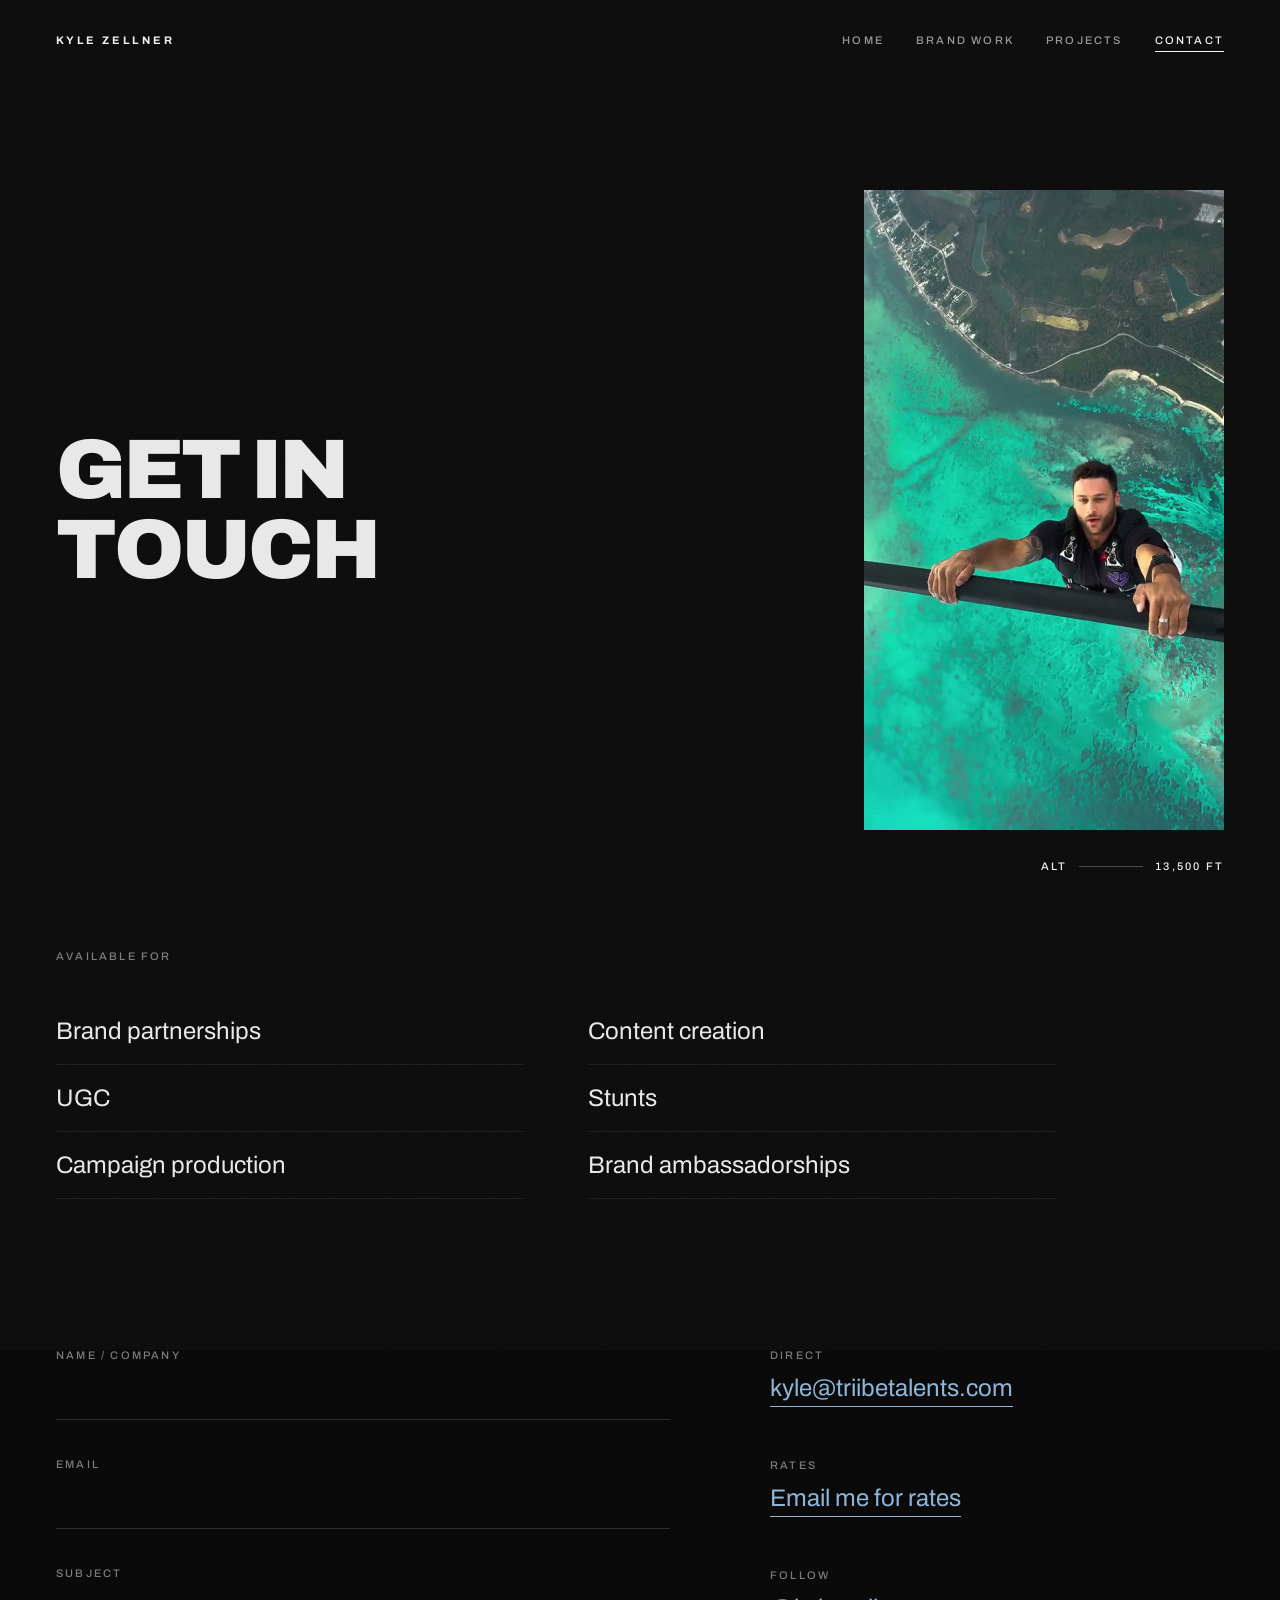
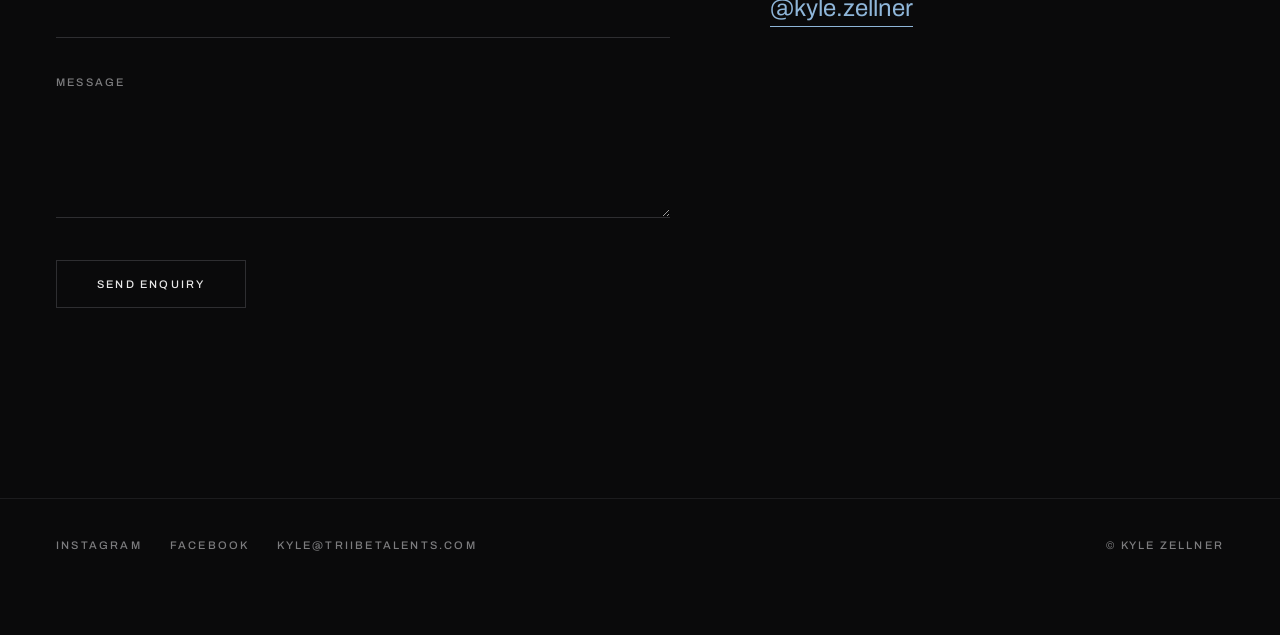
<file: contact.html>
<!DOCTYPE html>
<html lang="en"><head>
<meta charset="utf-8"><meta name="viewport" content="width=device-width, initial-scale=1, viewport-fit=cover">
<title>Contact | Kyle Zellner</title>
<meta name="description" content="Enquiries for brand partnerships, campaigns and stunts.">
<meta property="og:title" content="Contact | Kyle Zellner"><meta property="og:description" content="Enquiries for brand partnerships, campaigns and stunts.">
<meta property="og:type" content="website"><meta property="og:image" content="media/hero-9-w.jpg">
<meta name="twitter:card" content="summary_large_image"><meta name="theme-color" content="#0A0A0B">
<link rel="preconnect" href="https://fonts.googleapis.com"><link rel="preconnect" href="https://fonts.gstatic.com" crossorigin>
<link rel="stylesheet" href="https://fonts.googleapis.com/css2?family=Archivo:wght@400;500;700;900&family=Inter:wght@300;400&display=swap">
<link rel="stylesheet" href="assets/site.css?v=1795777954">
<script>document.documentElement.className='js';addEventListener('DOMContentLoaded',function(){requestAnimationFrame(function(){requestAnimationFrame(function(){document.documentElement.classList.add('ready')})})});</script>
</head><body>
<div class="curtain" aria-hidden="true"></div><div class="progress" aria-hidden="true"></div>
<nav class="nav label" aria-label="Main"><a class="brand" href="index.html">Kyle Zellner</a><div class="links"><a href="index.html">Home</a><a href="brand-work.html">Brand work</a><a href="projects.html">Projects</a><a href="contact.html" class="on" aria-current="page">Contact</a></div></nav>
<main>
<section class="copen"><div class="wrap"><div class="grid">
  <h1 class="display split">Get in<br>touch</h1>
  <div class="film"><div class="vid v916"><img src="media/reef.jpg" alt="" loading="eager" decoding="async"></div></div>
</div></div></section>

<section class="section"><div class="wrap">
  <div class="label muted r" style="margin-bottom:36px">Available for</div>
  <ul class="avail-flat r"><li>Brand partnerships</li><li>Content creation</li><li>UGC</li><li>Stunts</li><li>Campaign production</li><li>Brand ambassadorships</li></ul>
</div></section>

<section class="section"><div class="wrap"><div class="cform">
  <form id="enquiry" class="r" novalidate data-to="kyle@triibetalents.com">
    <div class="field"><label class="label" for="name">Name / Company</label><input id="name" name="name" type="text" autocomplete="name"></div>
    <div class="field"><label class="label" for="email">Email</label><input id="email" name="email" type="email" autocomplete="email"></div>
    <div class="field"><label class="label" for="subject">Subject</label><input id="subject" name="subject" type="text" autocomplete="off"></div>
    <div class="field"><label class="label" for="message">Message</label><textarea id="message" name="message" rows="4"></textarea></div>
    <button class="btn label" type="submit">Send enquiry</button>
    <p class="form-msg" role="status" aria-live="polite"></p>
  </form>
  <div class="direct r d2">
    <div class="block"><span class="label">Direct</span>
      <a class="link big" href="mailto:kyle@triibetalents.com">kyle@triibetalents.com</a></div>
    <div class="block"><span class="label">Rates</span>
      <a class="link big" href="mailto:kyle@triibetalents.com?subject=Rates">Email me for rates</a></div>
    <div class="block"><span class="label">Follow</span>
      <a class="link big" href="https://www.instagram.com/kyle.zellner/" target="_blank" rel="noopener">@kyle.zellner</a></div>
  </div>
</div></div></section>
</main>
<footer class="foot label">
  <div class="row"><a href="https://www.instagram.com/kyle.zellner/" target="_blank" rel="noopener">Instagram</a><a href="https://www.facebook.com/people/Kylezellner/61590668937779/" target="_blank" rel="noopener">Facebook</a><a href="mailto:kyle@triibetalents.com">kyle@triibetalents.com</a></div>
  <div>© Kyle Zellner</div>
</footer>
<div class="alt label" aria-hidden="true"><span>Alt</span><span class="rail"><i></i></span><span class="val">13,500 FT</span></div>
<div class="lb" role="dialog" aria-modal="true" aria-label="Video">
  <button class="x label" type="button">Close</button>
  <div class="box"><video muted loop playsinline controls></video></div>
  <div class="ig label"><a href="https://www.instagram.com/kyle.zellner/" target="_blank" rel="noopener">Watch on Instagram</a></div>
</div>
<script src="assets/vendor/gsap.min.js"></script><script src="assets/vendor/ScrollTrigger.min.js"></script>
<script src="assets/site.js?v=1795777954"></script>
</body></html>
</file>
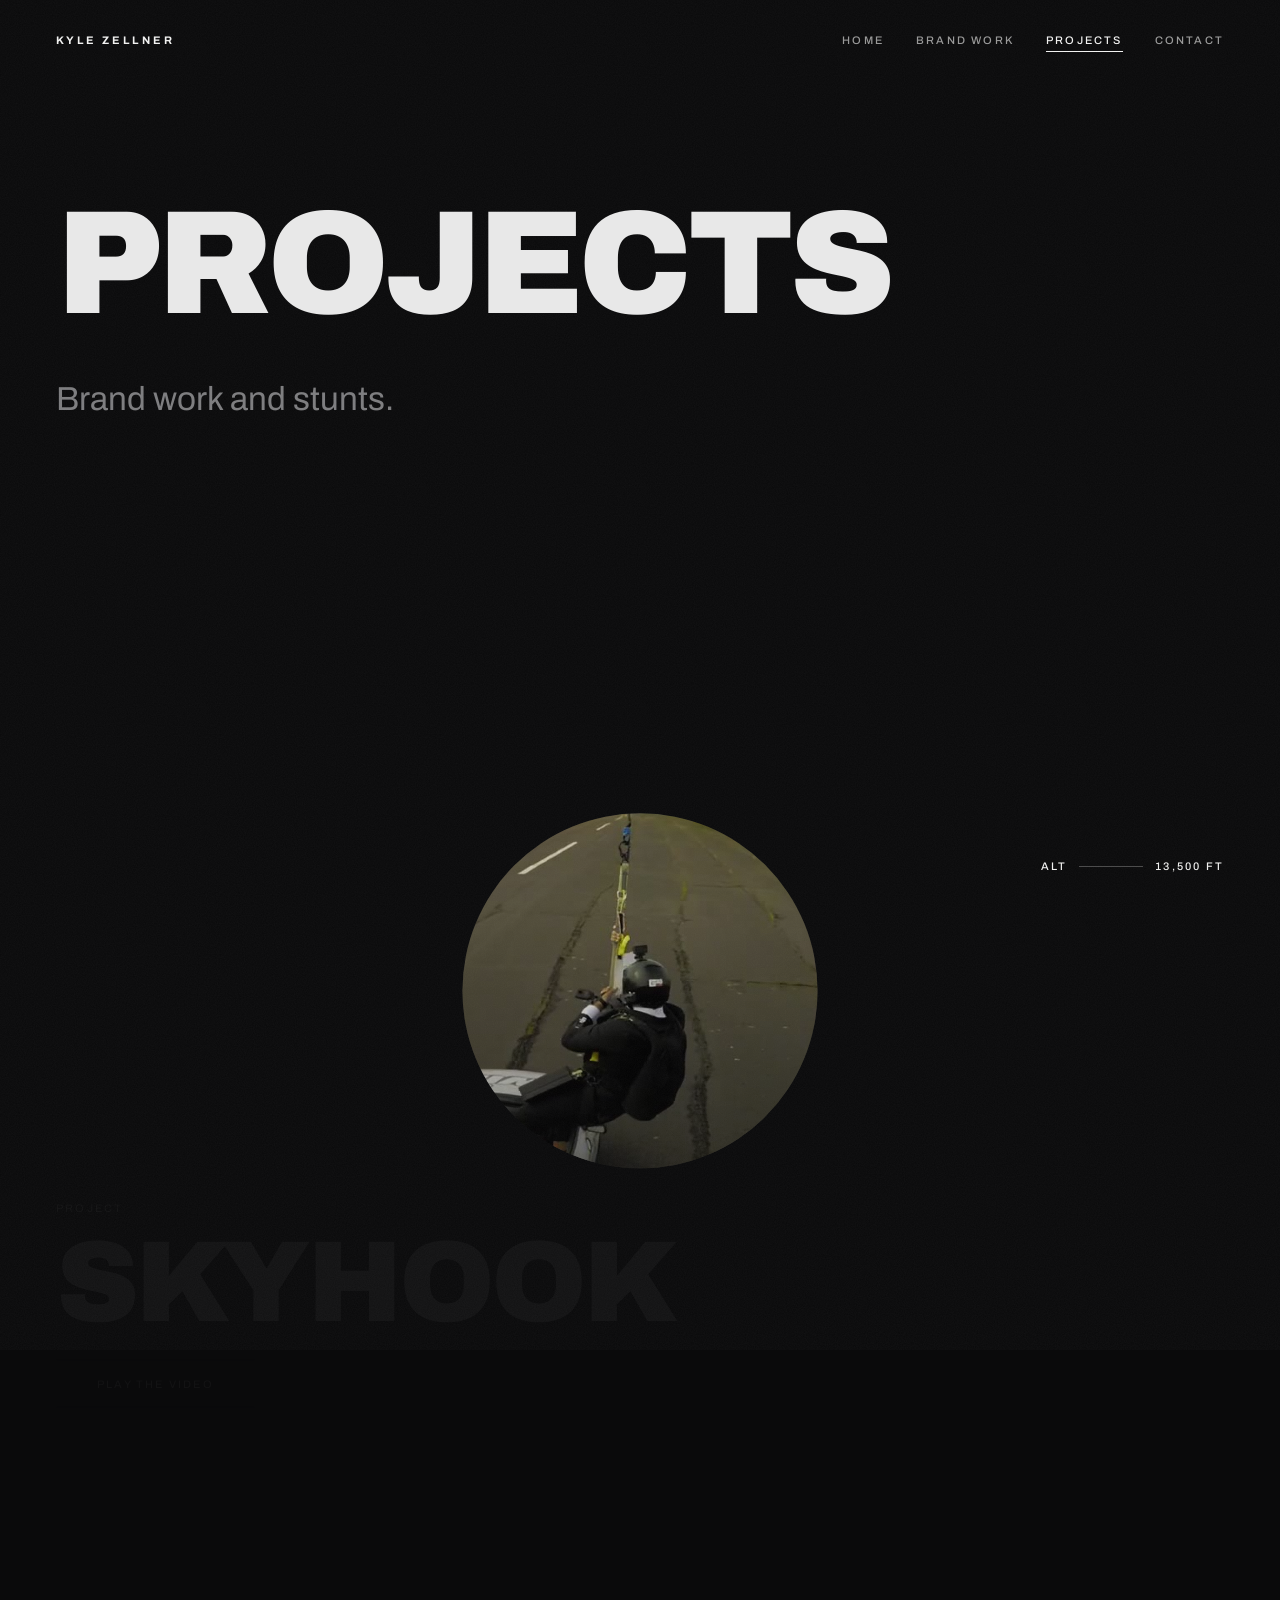
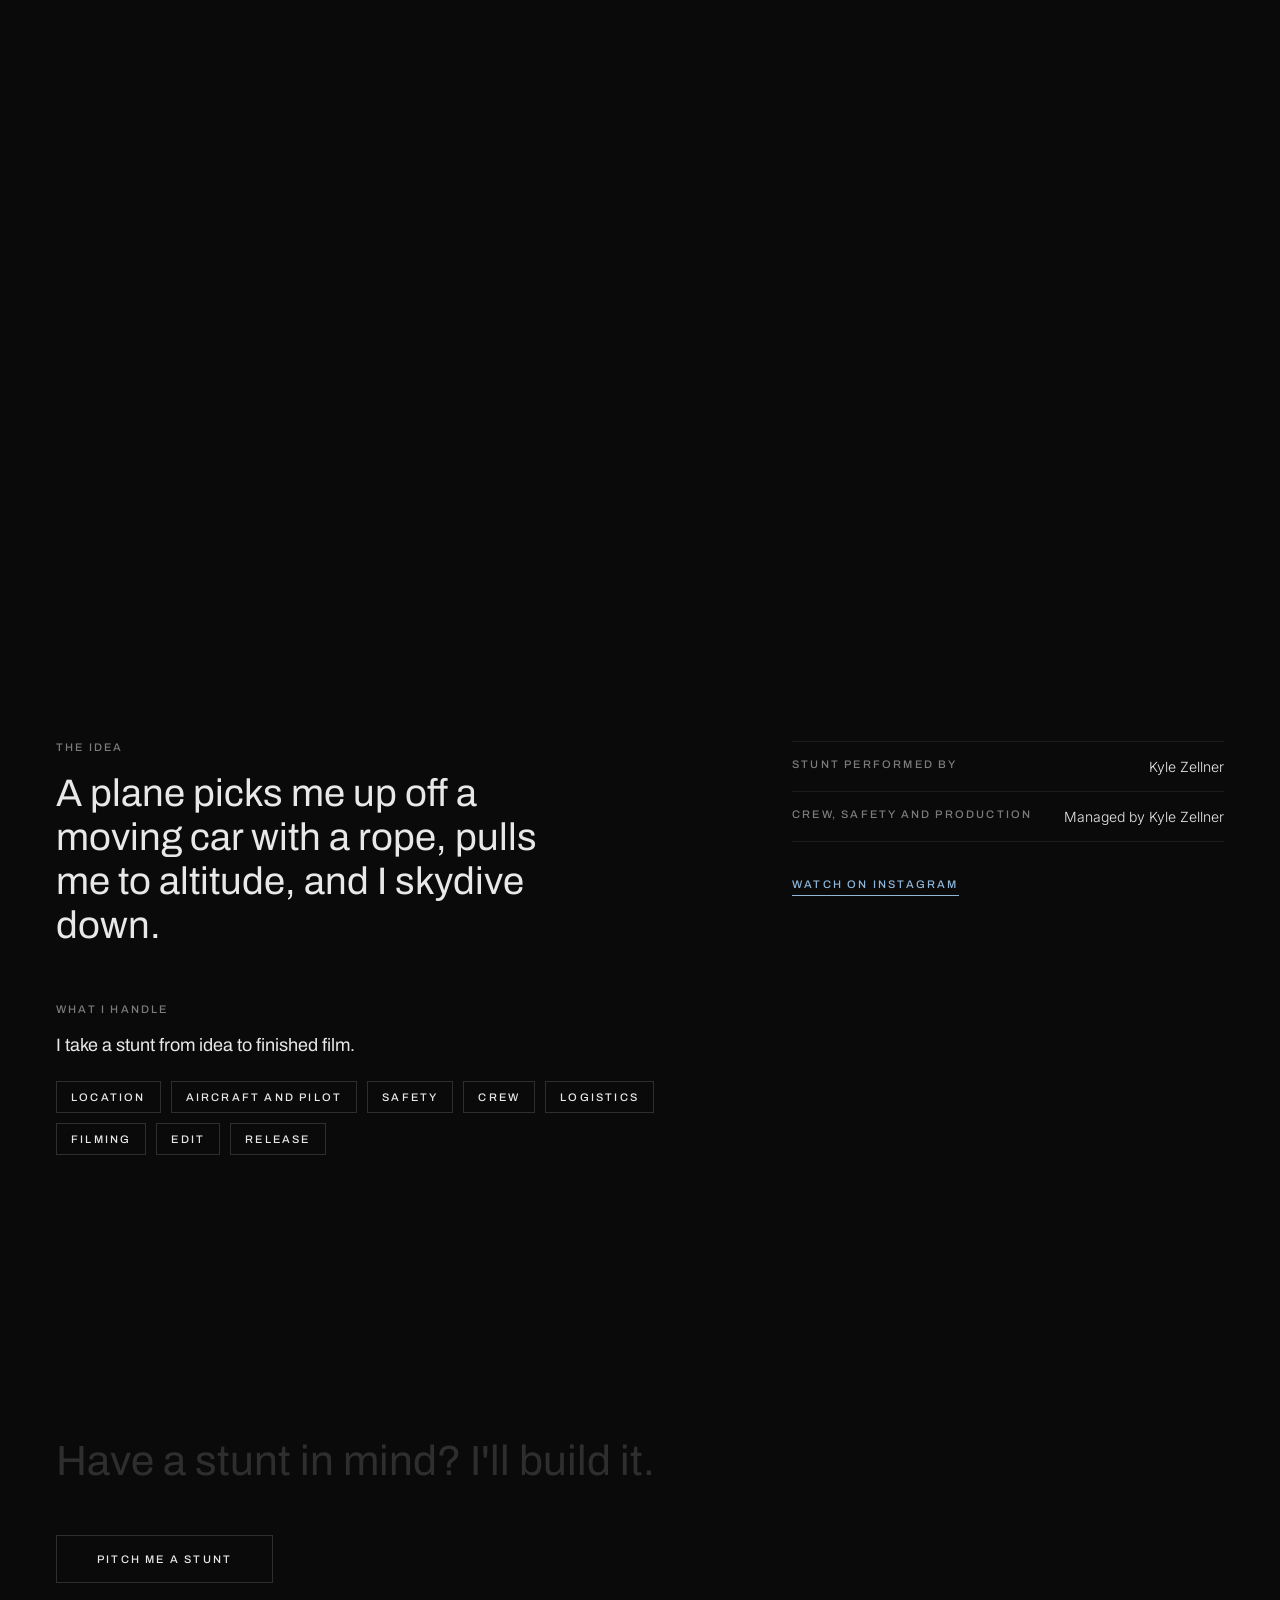
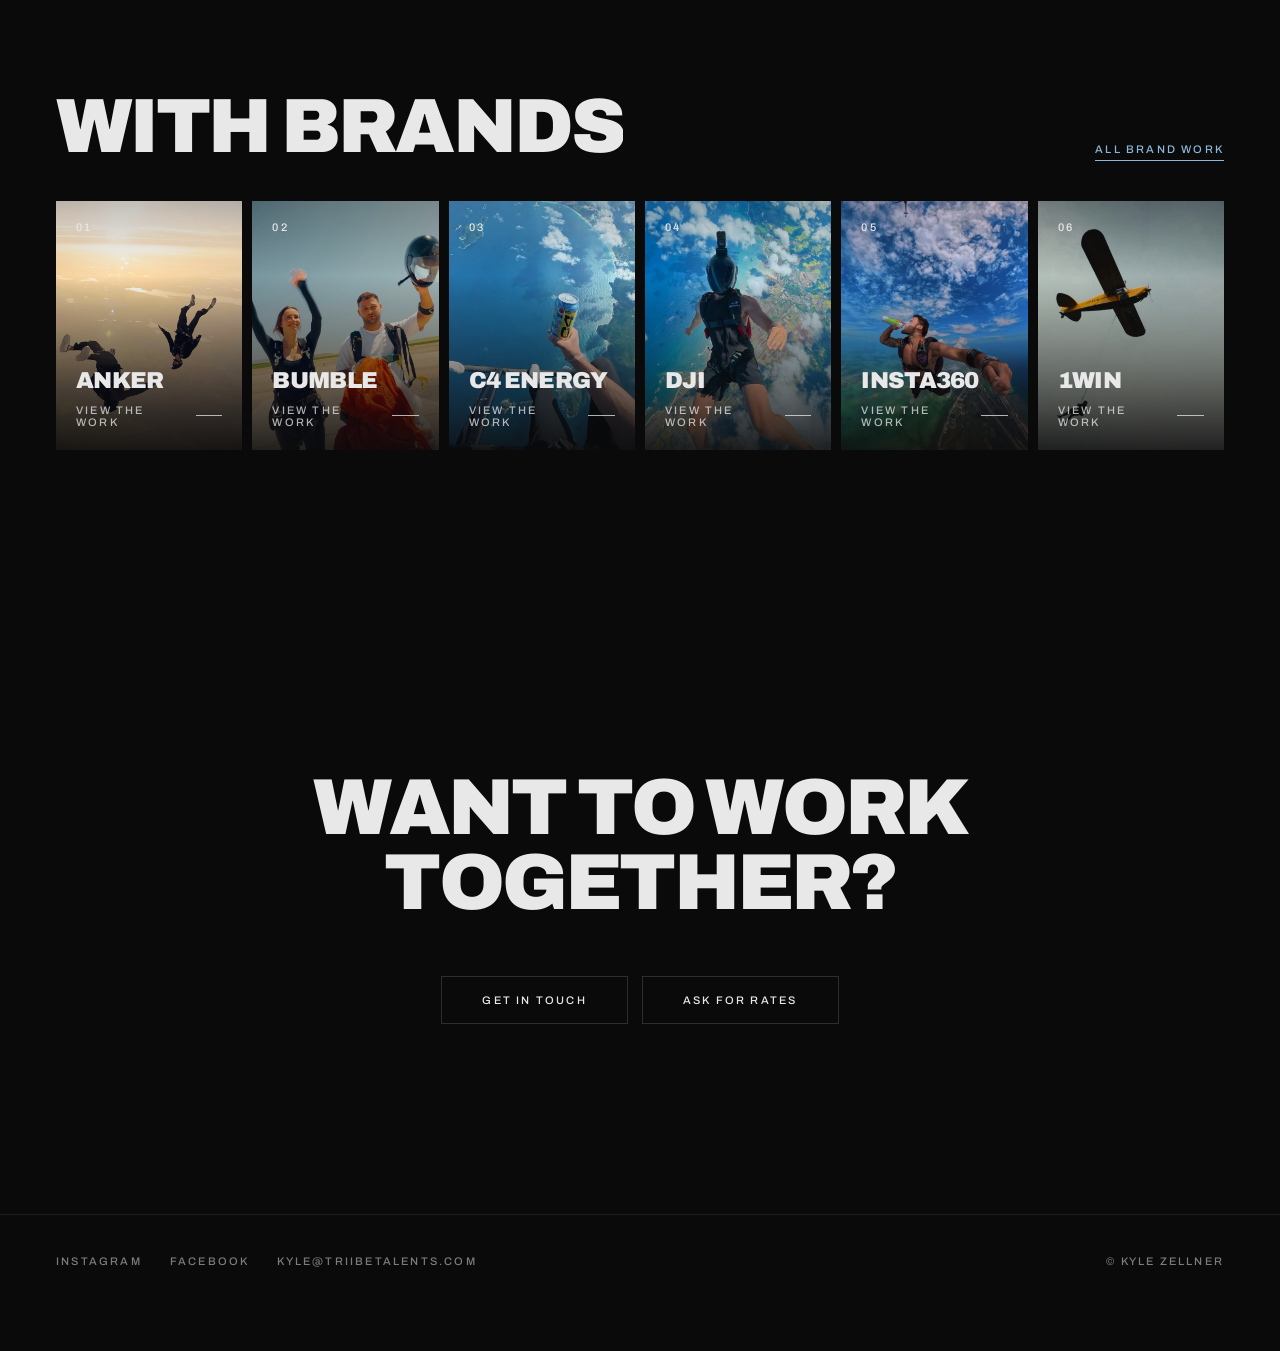
<file: projects.html>
<!DOCTYPE html>
<html lang="en"><head>
<meta charset="utf-8"><meta name="viewport" content="width=device-width, initial-scale=1, viewport-fit=cover">
<title>Projects | Kyle Zellner</title>
<meta name="description" content="Brand work and stunts from Kyle Zellner.">
<meta property="og:title" content="Projects | Kyle Zellner"><meta property="og:description" content="Brand work and stunts from Kyle Zellner.">
<meta property="og:type" content="website"><meta property="og:image" content="media/hero-9-w.jpg">
<meta name="twitter:card" content="summary_large_image"><meta name="theme-color" content="#0A0A0B">
<link rel="preconnect" href="https://fonts.googleapis.com"><link rel="preconnect" href="https://fonts.gstatic.com" crossorigin>
<link rel="stylesheet" href="https://fonts.googleapis.com/css2?family=Archivo:wght@400;500;700;900&family=Inter:wght@300;400&display=swap">
<link rel="stylesheet" href="assets/site.css?v=1795777954">
<script>document.documentElement.className='js';addEventListener('DOMContentLoaded',function(){requestAnimationFrame(function(){requestAnimationFrame(function(){document.documentElement.classList.add('ready')})})});</script>
</head><body>
<div class="curtain" aria-hidden="true"></div><div class="progress" aria-hidden="true"></div>
<nav class="nav label" aria-label="Main"><a class="brand" href="index.html">Kyle Zellner</a><div class="links"><a href="index.html">Home</a><a href="brand-work.html">Brand work</a><a href="projects.html" class="on" aria-current="page">Projects</a><a href="contact.html">Contact</a></div></nav>
<main>
<section class="phero"><div class="wrap">
  <h1 class="display split">Projects</h1>
  <p class="r d2">Brand work and stunts.</p>
</div></section>

<section class="lead" id="lithuania">
  <div class="iris"><div class="vid lead3">
    <video data-src="media/hero-8-w.mp4" data-desktop poster="media/hero-8-w.jpg" muted loop playsinline preload="none"></video>
    <video data-src="media/hero-8-t.mp4" data-phone poster="media/hero-8-t.jpg" muted loop playsinline preload="none"></video>
  </div><div class="shade"></div></div>
  <div class="txt"><div class="label">Project</div>
    <h2 class="display" style="margin-top:18px">Skyhook</h2>
    <button class="btn label lead-play" type="button" data-lb="media/lithuania.mp4" data-poster="media/lithuania.jpg" data-ig="https://www.instagram.com/reel/Df9yoM2ILOr/">Play the video</button></div>
</section>
<section class="lead-copy"><div class="wrap"><div class="cols">
  <div class="r">
    <div class="label muted" style="margin-bottom:18px">The idea</div>
    <p class="idea">A plane picks me up off a moving car with a rope, pulls me to altitude, and I skydive down.</p>
    <div class="label muted" style="margin:56px 0 18px">What I handle</div>
    <p class="handle">I take a stunt from idea to finished film.</p>
    <ul class="scope label">
      <li>Location</li><li>Aircraft and pilot</li><li>Safety</li><li>Crew</li>
      <li>Logistics</li><li>Filming</li><li>Edit</li><li>Release</li>
    </ul></div>
  <div class="r d2"><dl>
    <div><dt class="label">Stunt performed by</dt><dd>Kyle Zellner</dd></div>
    <div><dt class="label">Crew, safety and production</dt><dd>Managed by Kyle Zellner</dd></div>
  </dl>
  <a class="link label" style="margin-top:36px" href="https://www.instagram.com/reel/Df9yoM2ILOr/" target="_blank" rel="noopener">Watch on Instagram</a></div>
</div></div></section>

<section class="statement next-stunt"><div class="wrap">
  <p>Have a stunt in mind? I'll build it.</p>
  <a class="btn label r" style="margin-top:48px" href="mailto:kyle@triibetalents.com?subject=Stunt%20idea">Pitch me a stunt</a>
</div></section>

<section class="section"><div class="wrap">
  <div class="sec-head"><h2 class="display split">With brands</h2>
    <a class="link label r" href="brand-work.html">All brand work</a></div>
  <div class="cards"><a class="card r d1" href="brand-work.html#anker"><div class="vid v916"><img src="media/anker.jpg" alt="" loading="lazy" decoding="async"></div><div class="label num">01</div><div class="meta"><div class="name">Anker</div><div class="label go">View the work</div></div></a><a class="card r d2" href="brand-work.html#bumble"><div class="vid v916"><img src="media/bumble.jpg" alt="" loading="lazy" decoding="async"></div><div class="label num">02</div><div class="meta"><div class="name">Bumble</div><div class="label go">View the work</div></div></a><a class="card r d3" href="brand-work.html#c4"><div class="vid v916"><img src="media/c4.jpg" alt="" loading="lazy" decoding="async"></div><div class="label num">03</div><div class="meta"><div class="name">C4 Energy</div><div class="label go">View the work</div></div></a><a class="card r d4" href="brand-work.html#dji"><div class="vid v916"><img src="media/dji.jpg" alt="" loading="lazy" decoding="async"></div><div class="label num">04</div><div class="meta"><div class="name">DJI</div><div class="label go">View the work</div></div></a><a class="card r d5" href="brand-work.html#insta360"><div class="vid v916"><img src="media/insta360.jpg" alt="" loading="lazy" decoding="async"></div><div class="label num">05</div><div class="meta"><div class="name">Insta360</div><div class="label go">View the work</div></div></a><a class="card r d6" href="brand-work.html#onewin"><div class="vid v916"><img src="media/onewin.jpg" alt="" loading="lazy" decoding="async"></div><div class="label num">06</div><div class="meta"><div class="name">1win</div><div class="label go">View the work</div></div></a></div>
</div></section>

<section class="closing">
  <h2 class="display split">Want to work together?</h2>
  <div class="closing-btns r"><a class="btn label" href="contact.html">Get in touch</a><a class="btn label" href="mailto:kyle@triibetalents.com?subject=Rates">Ask for rates</a></div>
</section>
</main>
<footer class="foot label">
  <div class="row"><a href="https://www.instagram.com/kyle.zellner/" target="_blank" rel="noopener">Instagram</a><a href="https://www.facebook.com/people/Kylezellner/61590668937779/" target="_blank" rel="noopener">Facebook</a><a href="mailto:kyle@triibetalents.com">kyle@triibetalents.com</a></div>
  <div>© Kyle Zellner</div>
</footer>
<div class="alt label" aria-hidden="true"><span>Alt</span><span class="rail"><i></i></span><span class="val">13,500 FT</span></div>
<div class="lb" role="dialog" aria-modal="true" aria-label="Video">
  <button class="x label" type="button">Close</button>
  <div class="box"><video muted loop playsinline controls></video></div>
  <div class="ig label"><a href="https://www.instagram.com/kyle.zellner/" target="_blank" rel="noopener">Watch on Instagram</a></div>
</div>
<script src="assets/vendor/gsap.min.js"></script><script src="assets/vendor/ScrollTrigger.min.js"></script>
<script src="assets/site.js?v=1795777954"></script>
</body></html>
</file>
<file: assets/site.css>
/* Kyle Zellner site. One stylesheet for all four pages. */
*,*::before,*::after{box-sizing:border-box}
:root{
  --bg:#0A0A0B; --fg:#E8E8E8; --muted:#7C7C7E; --accent:#8FB6D9;
  --panel:#141416; --rule:#1C1C1E; --line:#2E2E31;
  --gutter:56px; --max:1360px;
  --display:Archivo, "Helvetica Neue", Arial, sans-serif;
  --text:Inter, "Helvetica Neue", Arial, sans-serif;
  --ease:cubic-bezier(.2,.7,.1,1);
}
@media (max-width:900px){:root{--gutter:24px}}
@media (max-width:640px){:root{--gutter:16px}}
html{background:var(--bg);-webkit-text-size-adjust:100%}
body{margin:0;background:var(--bg);color:var(--fg);font-family:var(--text);font-weight:300;
  -webkit-font-smoothing:antialiased;overflow-x:hidden}
a{color:inherit}
img,video{display:block;max-width:100%}
h1,h2,h3,p{margin:0}
button{font:inherit;color:inherit}

.label{font-family:var(--display);font-size:11px;font-weight:500;text-transform:uppercase;letter-spacing:2.2px}
.muted{color:var(--muted)}
.display{font-family:var(--display);font-weight:900;text-transform:uppercase;letter-spacing:-0.035em;line-height:.88}
.wrap{max-width:var(--max);margin:0 auto;padding:0 var(--gutter)}
.section{padding:0 0 150px}
@media (max-width:640px){.section{padding-bottom:88px}}

/* ------------------------------------------------ global layer */
/* film grain over everything */
body::after{content:"";position:fixed;inset:-50%;z-index:90;pointer-events:none;opacity:.07;
  background-image:url("data:image/svg+xml;utf8,<svg xmlns='http://www.w3.org/2000/svg' width='220' height='220'><filter id='n'><feTurbulence type='fractalNoise' baseFrequency='.9' numOctaves='2' stitchTiles='stitch'/><feColorMatrix values='0 0 0 0 1  0 0 0 0 1  0 0 0 0 1  0 0 0 .55 0'/></filter><rect width='100%' height='100%' filter='url(%23n)'/></svg>");
  animation:grain 1s steps(6) infinite}
@keyframes grain{0%{transform:translate(0,0)}20%{transform:translate(-3%,2%)}40%{transform:translate(2%,-4%)}60%{transform:translate(-4%,-1%)}80%{transform:translate(3%,3%)}100%{transform:translate(0,0)}}

/* page curtain, lifts on load and drops before leaving */
.curtain{display:none;position:fixed;inset:0;z-index:120;background:var(--bg);pointer-events:none;
  transform-origin:top;transition:transform 700ms var(--ease)}
.js .curtain{display:block}
.ready .curtain{transform:scaleY(0)}
.leaving .curtain{transform:scaleY(1);transform-origin:bottom;transition-duration:420ms}

/* scroll progress line */
.progress{position:fixed;top:0;left:0;height:1px;width:100%;z-index:110;background:var(--accent);
  transform:scaleX(0);transform-origin:left;box-shadow:0 0 12px rgba(143,182,217,.9)}

/* nav */
.nav{position:fixed;top:0;left:0;right:0;z-index:100;padding:28px var(--gutter);
  display:flex;justify-content:space-between;align-items:center;mix-blend-mode:difference}
.nav a{text-decoration:none;color:#fff}
.nav .brand{font-family:var(--display);font-size:11px;font-weight:700;text-transform:uppercase;letter-spacing:2.8px}
.nav .links{display:flex;gap:32px}
.nav .links a{opacity:.62;transition:opacity 180ms ease;position:relative;padding:6px 0}
.nav .links a:hover,.nav .links a.on{opacity:1}
.nav .links a.on::after{content:"";position:absolute;left:0;right:0;bottom:0;height:1px;background:#fff}
@media (max-width:640px){
  .nav{padding:20px var(--gutter)}
  .nav .brand{font-size:10px;letter-spacing:1.2px;white-space:nowrap}
  .nav .links{gap:12px}
  .nav .links a{font-size:9.5px;letter-spacing:.9px;white-space:nowrap}
}

/* altimeter: the page is a descent, 13,500 ft at the top and 0 at the footer */
.alt{position:fixed;right:var(--gutter);bottom:28px;z-index:100;mix-blend-mode:difference;color:#fff;
  display:flex;align-items:center;gap:12px;pointer-events:none}
.alt .rail{width:64px;height:1px;background:rgba(255,255,255,.28);position:relative}
.alt .rail i{position:absolute;left:0;top:0;height:1px;width:100%;background:#fff;transform:scaleX(0);transform-origin:left}
.alt .val{font-variant-numeric:tabular-nums;min-width:9ch;text-align:right}
@media (max-width:640px){.alt{bottom:16px}.alt .rail{width:32px}.alt .label{font-size:10px;letter-spacing:1.6px}}

/* ------------------------------------------------ reveal system */
.js .r{opacity:0;transform:translateY(28px);filter:blur(6px);
  transition:opacity 900ms var(--ease),transform 900ms var(--ease),filter 900ms var(--ease)}
.js .r.in{opacity:1;transform:none;filter:none}
.d1{transition-delay:90ms}.d2{transition-delay:180ms}.d3{transition-delay:270ms}.d4{transition-delay:360ms}.d5{transition-delay:450ms}

/* split text: each line clips, letters rise through it */
.split .ln{display:block;overflow:hidden;padding-bottom:.06em;margin-bottom:-.06em}
.split .ch{display:inline-block}
.js .split .ch{transform:translateY(110%) rotate(6deg);transform-origin:left bottom;
  transition:transform 1100ms var(--ease);will-change:transform}
.js .split.in .ch{transform:none}
.js .split.free .ch{transition:none;transform:none}
.js .split.free .ln{overflow:visible}
.split .g{display:inline-block;will-change:transform}

.btn{display:inline-block;padding:17px 40px;border:1px solid var(--line);color:var(--fg);background:transparent;
  text-decoration:none;cursor:pointer;transition:background-color 220ms ease,color 220ms ease,border-color 220ms ease}
.btn:hover{background:var(--fg);color:var(--bg);border-color:var(--fg)}
.link{display:inline-block;color:var(--accent);text-decoration:none;border-bottom:1px solid var(--accent);padding-bottom:5px}
.link:hover{color:var(--fg);border-color:var(--fg)}

/* videos sit on a dark panel until they load */
.vid{position:relative;overflow:hidden;background:var(--panel)}
.vid video,.vid img{position:absolute;inset:0;width:100%;height:100%;object-fit:cover}
.v916{aspect-ratio:9 / 16}

/* ------------------------------------------------ home: hero */
.hero{position:relative;height:100svh;min-height:620px;overflow:hidden;background:var(--bg)}
.hero-fade{position:absolute;inset:0;background:var(--panel)}
@keyframes heroIn{from{opacity:0}to{opacity:1}}
/* no fade-in on the header: an opacity animation ending over a playing video makes iPhones flash black */
.hs{position:absolute;inset:0;opacity:0;transition:opacity 450ms ease-in-out;background-size:cover;background-position:center}
.hs.on{opacity:1}
.hs video{position:absolute;inset:0;width:100%;height:100%;object-fit:cover;transition:opacity 180ms linear}
.hs.on video{animation:none}
@keyframes heroDrift{from{transform:scale(1.001)}to{transform:scale(1.07)}}
.hero-shade{position:absolute;inset:0;pointer-events:none;
  background:linear-gradient(to bottom,rgba(10,10,11,.5) 0%,rgba(10,10,11,.1) 38%,rgba(10,10,11,.86) 100%)}
.hero-copy{position:absolute;left:var(--gutter);right:var(--gutter);bottom:84px;perspective:900px}
.hero h1{font-size:clamp(46px,7.6vw,124px)}
.hero .sub{margin-top:28px;letter-spacing:2.6px}
.hero .cue{position:absolute;right:var(--gutter);top:50%;writing-mode:vertical-rl;opacity:.7}
@media (max-width:900px){
  .hero .cue{display:none}
  .hero-copy{bottom:96px}
}

/* ------------------------------------------------ home: statement */
.statement{padding:170px 0 150px}
.statement p{font-family:var(--display);font-weight:400;font-size:clamp(24px,3.3vw,46px);line-height:1.22;max-width:27ch}
.statement p + p{margin-top:40px}
.statement .w{opacity:.16;transition:opacity 300ms ease}
.statement .w.on{opacity:1}
.statement .link{margin-top:48px}
@media (max-width:640px){.statement{padding:96px 0 88px}}

/* ------------------------------------------------ brand cards */
.sec-head{display:flex;justify-content:space-between;align-items:flex-end;gap:24px;margin-bottom:40px}
.sec-head h2{font-size:clamp(34px,6vw,88px)}
.sec-head .link{white-space:nowrap;flex:0 0 auto}
@media (max-width:640px){.sec-head{margin-bottom:28px}.sec-head .link{display:none}}
.cards{display:grid;grid-template-columns:repeat(6,1fr);gap:10px}
.card{position:relative;display:block;text-decoration:none;color:var(--fg);overflow:hidden;background:var(--panel)}
.card .vid{transition:transform 1200ms var(--ease)}
@media (min-width:901px){.cards .vid{aspect-ratio:3 / 4}}
.card:hover .vid{transform:scale(1.045)}
.card::after{content:"";position:absolute;inset:0;pointer-events:none;
  background:linear-gradient(to bottom,rgba(10,10,11,.25) 0%,rgba(10,10,11,0) 30%,rgba(10,10,11,.88) 100%)}
.card .num{position:absolute;top:20px;left:20px;z-index:2}
.card .meta{position:absolute;left:20px;right:20px;bottom:22px;z-index:2}
.card .name{font-family:var(--display);font-weight:900;text-transform:uppercase;letter-spacing:-0.03em;
  line-height:.9;font-size:clamp(30px,4.4vw,64px)}
.card .go{margin-top:12px;display:flex;align-items:center;gap:10px;color:var(--fg);opacity:.75;transition:opacity 200ms ease,gap 300ms var(--ease)}
.card:hover .go{opacity:1;gap:18px}
.card .go::after{content:"";width:28px;height:1px;background:currentColor}
@media (max-width:900px){
  .cards{display:flex;overflow-x:auto;scroll-snap-type:x mandatory;gap:10px;margin:0 calc(var(--gutter) * -1);
    padding:0 var(--gutter);-webkit-overflow-scrolling:touch;scrollbar-width:none}
  .cards::-webkit-scrollbar{display:none}
  .cards .card{flex:0 0 62vw;scroll-snap-align:center}
}

/* ------------------------------------------------ brand work: every brand on the first screen */
.bw-top{padding:118px 0 150px}
.bw-top h1{font-size:clamp(34px,6vw,88px);margin-bottom:32px}
.bw-top .cards .vid{aspect-ratio:auto;height:min(44vw,calc(100svh - 270px));min-height:320px}
.case{scroll-margin-top:90px}
/* nav gets a dark backing once the page has scrolled, so it never sits unreadable on top of footage */
.nav::before{content:"";position:absolute;inset:0 0 -26px 0;z-index:-1;pointer-events:none;opacity:0;transition:opacity 300ms ease;
  background:linear-gradient(to bottom,rgba(10,10,11,.94) 0%,rgba(10,10,11,.82) 55%,rgba(10,10,11,0) 100%)}
.scrolled .nav{mix-blend-mode:normal}
.scrolled .nav::before{opacity:1}
/* ------------------------------------------------ numbers */
.figs{display:grid;grid-template-columns:repeat(3,1fr);gap:40px;padding-top:48px;border-top:1px solid var(--rule)}
.fig .n{font-family:var(--display);font-weight:900;letter-spacing:-0.035em;line-height:1;
  font-size:clamp(40px,5.2vw,88px);font-variant-numeric:tabular-nums}
.fig .label{margin-top:14px;color:var(--muted)}
.figs-note{margin-top:36px;font-size:12px;color:var(--muted)}
@media (max-width:900px){.figs{grid-template-columns:1fr 1fr;gap:36px 20px}}

/* ------------------------------------------------ horizontal reel gallery */
.gallery{position:relative;overflow:hidden}
.gallery .track{display:flex;gap:14px;padding:0 var(--gutter);will-change:transform}
@media (min-width:901px){.gallery[data-pin]{padding-top:96px}}
.reel{position:relative;flex:0 0 auto;width:min(33vh,320px);border:0;padding:0;background:var(--panel);cursor:pointer;
  text-align:left;color:var(--fg);overflow:hidden}
.reel .vid{transition:transform 1200ms var(--ease)}
.reel:hover .vid{transform:scale(1.045)}
.reel::after{content:"";position:absolute;inset:0;pointer-events:none;
  background:linear-gradient(to bottom,rgba(10,10,11,0) 55%,rgba(10,10,11,.86) 100%)}
.reel .cap{position:absolute;left:16px;right:16px;bottom:16px;z-index:2}
.reel .views{font-family:var(--display);font-weight:900;letter-spacing:-0.03em;font-size:34px;line-height:1}
.reel .what{margin-top:8px;color:var(--fg);opacity:.72}
.reel .play{position:absolute;top:14px;right:14px;z-index:2;width:34px;height:34px;border:1px solid rgba(255,255,255,.5);
  border-radius:50%;display:grid;place-items:center;transition:background 200ms ease}
.reel .play::before{content:"";border-left:8px solid #fff;border-top:5px solid transparent;border-bottom:5px solid transparent;margin-left:2px}
.reel:hover .play{background:rgba(255,255,255,.18)}
@media (max-width:900px){
  .gallery .track{overflow-x:auto;scroll-snap-type:x mandatory;-webkit-overflow-scrolling:touch;scrollbar-width:none}
  .gallery .track::-webkit-scrollbar{display:none}
  .reel{width:58vw;scroll-snap-align:center}
}
.grid-reels{display:grid;grid-template-columns:repeat(4,1fr);gap:14px}
.grid-reels .reel{width:100%}
@media (max-width:900px){.grid-reels{grid-template-columns:repeat(2,1fr);gap:10px}.grid-reels .reel .views{font-size:26px}}

/* ------------------------------------------------ about */
.about{display:grid;grid-template-columns:1fr 1fr;gap:72px;align-items:center}
.about .pic{overflow:hidden}
.about .pic img{width:100%;aspect-ratio:4 / 5;object-fit:cover;transform:scale(1.12);will-change:transform}
.about h2{font-size:clamp(28px,3.9vw,56px);max-width:13ch;line-height:.98}
.about p{margin-top:32px;max-width:44ch;font-size:16px;line-height:1.65;color:#B9B9BB}
.about .where{margin-top:32px;color:var(--muted)}
@media (max-width:760px){.about{grid-template-columns:1fr;gap:40px}}

/* ------------------------------------------------ accordion */
.acc{max-width:880px}
.acc-row{border-bottom:1px solid var(--rule)}
.acc-head{width:100%;background:transparent;border:0;padding:26px 0;cursor:pointer;text-align:left;
  display:flex;justify-content:space-between;align-items:center;gap:24px;color:var(--fg);
  font-family:var(--display);font-weight:400;font-size:clamp(19px,2.4vw,30px);transition:color 180ms ease}
.acc-head:hover{color:var(--accent)}
.acc-sign{position:relative;flex:0 0 14px;height:14px}
.acc-sign::before,.acc-sign::after{content:"";position:absolute;background:var(--muted);transition:transform 300ms ease}
.acc-sign::before{top:6px;left:0;width:14px;height:1px}
.acc-sign::after{left:6px;top:0;width:1px;height:14px}
.acc-head[aria-expanded="true"] .acc-sign::after{transform:rotate(90deg)}
.acc-panel{overflow:hidden;height:0;transition:height 360ms var(--ease)}
.acc-panel p{margin:0 0 30px;max-width:52ch;font-size:15px;line-height:1.6;color:var(--muted)}

/* ------------------------------------------------ closing call */
.closing{padding:170px var(--gutter) 190px;text-align:center}
.closing h2{font-size:clamp(32px,6.2vw,92px);max-width:15ch;margin:0 auto;line-height:.95}
.closing .btn{margin-top:56px}
@media (max-width:640px){.closing{padding:96px var(--gutter) 120px}.closing .btn{padding:14px 28px}}

.case-more{position:relative;z-index:1;margin-top:110px}
.case-more>.label{margin-bottom:28px}
.case-more .grid-reels{grid-template-columns:repeat(5,1fr)}
@media (max-width:900px){.case-more{margin-top:64px}.case-more .grid-reels{grid-template-columns:repeat(3,1fr);gap:8px}}
/* ------------------------------------------------ inner page hero */
.phero{padding:200px 0 120px}
.phero h1{font-size:clamp(52px,11.5vw,182px)}
.phero p{font-family:var(--display);font-weight:400;font-size:clamp(20px,2.6vw,34px);line-height:1.3;max-width:30ch;
  margin-top:48px;color:var(--muted)}
@media (max-width:640px){.phero{padding:140px 0 72px}.phero p{margin-top:32px}}

/* ------------------------------------------------ case studies */
.case{position:relative;padding:0 0 170px;overflow:hidden}
.case .ghost{position:absolute;top:-2vw;left:0;white-space:nowrap;pointer-events:none;z-index:0;
  font-family:var(--display);font-weight:900;text-transform:uppercase;letter-spacing:-0.04em;line-height:.8;
  font-size:clamp(120px,26vw,420px);color:transparent;-webkit-text-stroke:1px #232326;will-change:transform}
.case .grid{position:relative;z-index:1;display:grid;grid-template-columns:minmax(0,.82fr) minmax(0,1fr);gap:88px;align-items:center}
.case.flip .grid{grid-template-columns:minmax(0,1fr) minmax(0,.82fr)}
.case.flip .film{order:2}
.case .film{max-width:440px;width:100%;justify-self:center}
.js .case .film .vid{clip-path:inset(14% 10% 14% 10%);transition:clip-path 1400ms var(--ease)}
.js .case .film.in .vid{clip-path:inset(0 0 0 0)}
.case h2{font-size:clamp(48px,8.4vw,128px);margin-top:20px}
.case .copy{margin-top:40px;font-family:var(--display);font-weight:400;font-size:clamp(18px,1.75vw,24px);line-height:1.45;max-width:36ch}
.case dl{margin:48px 0 0;border-top:1px solid var(--rule);max-width:460px}
.case dl div{display:flex;justify-content:space-between;gap:24px;padding:16px 0;border-bottom:1px solid var(--rule)}
.case dt{color:var(--muted)}
.case dd{margin:0;text-align:right;font-size:14px}
.case .link{margin-top:40px}
@media (max-width:900px){
  .case{padding-bottom:110px}
  .case .grid,.case.flip .grid{grid-template-columns:1fr;gap:40px}
  .case.flip .film{order:0}
  .case .film{max-width:none;width:78%;justify-self:start}
  .case .ghost{top:6vw}
}

/* ------------------------------------------------ lead stunt (projects) */
.lead{position:relative;height:100svh;min-height:640px;overflow:hidden}
.lead .vid{position:absolute;inset:0}
.lead .iris{position:absolute;inset:0;will-change:clip-path}
.lead .shade{position:absolute;inset:0;background:linear-gradient(to bottom,rgba(10,10,11,.3),rgba(10,10,11,0) 40%,rgba(10,10,11,.9))}
.lead .txt{position:absolute;left:var(--gutter);right:var(--gutter);bottom:72px}
.lead h2{font-size:clamp(44px,9vw,150px)}
.lead-copy{padding:90px 0 150px}
.lead-copy .cols{display:grid;grid-template-columns:1.2fr .8fr;gap:88px;align-items:start}
.lead-copy p{font-family:var(--display);font-weight:400;font-size:clamp(19px,2.1vw,29px);line-height:1.42;max-width:34ch}
.lead-copy dl{margin:0;border-top:1px solid var(--rule)}
.lead-copy dl div{display:flex;justify-content:space-between;gap:24px;padding:16px 0;border-bottom:1px solid var(--rule)}
.lead-copy dt{color:var(--muted)}.lead-copy dd{margin:0;text-align:right;font-size:14px}
@media (max-width:900px){.lead-copy{padding:56px 0 96px}.lead-copy .cols{grid-template-columns:1fr;gap:40px}}

/* ------------------------------------------------ contact */
.copen{padding:190px 0 120px}
.copen .grid{display:grid;grid-template-columns:1.25fr .75fr;gap:80px;align-items:center}
.copen h1{font-size:clamp(40px,6.6vw,100px);line-height:.95}
.copen .film{max-width:360px;justify-self:end;width:100%}
.cform{display:grid;grid-template-columns:1.15fr .85fr;gap:100px;align-items:start}
.field{margin-bottom:38px}
.field label{display:block;margin-bottom:10px;color:var(--muted)}
input,textarea{font-family:var(--text);font-weight:300;font-size:16px;color:var(--fg);background:transparent;border:0;
  border-bottom:1px solid var(--line);border-radius:0;padding:14px 0;width:100%;outline:none;transition:border-color 180ms ease;-webkit-appearance:none}
input:focus,textarea:focus{border-bottom-color:var(--accent)}
textarea{resize:vertical;min-height:120px}
.field.bad input,.field.bad textarea{border-bottom-color:#D98F8F}
.form-note{font-size:13px;color:var(--muted);margin-top:28px;line-height:1.6}
.form-msg{margin-top:20px;font-size:14px;color:var(--accent);min-height:1.4em}
.direct a.big{font-family:var(--display);font-weight:400;font-size:clamp(18px,2vw,24px);word-break:break-word}
.direct .block + .block{margin-top:52px}
.direct .block .label{display:block;margin-bottom:14px;color:var(--muted)}
.avail-flat{list-style:none;padding:0;margin:0;display:grid;grid-template-columns:1fr 1fr;column-gap:64px;max-width:1000px}
.avail-flat li{font-family:var(--display);font-weight:400;font-size:clamp(17px,2vw,24px);padding:20px 0;border-bottom:1px solid var(--rule)}
@media (max-width:900px){
  .copen{padding:130px 0 72px}
  .copen .grid{grid-template-columns:1fr;gap:40px}
  .copen .film{justify-self:start;max-width:none;width:62%}
  .cform{grid-template-columns:1fr;gap:64px}
  .avail-flat{grid-template-columns:1fr}
}

/* ------------------------------------------------ footer */
.foot{border-top:1px solid var(--rule);padding:40px var(--gutter) 84px;display:flex;justify-content:space-between;
  align-items:center;flex-wrap:wrap;gap:16px;color:var(--muted)}
.foot a{color:var(--muted);text-decoration:none;transition:color 180ms ease}
.foot a:hover{color:var(--fg)}
.foot .row{display:flex;gap:28px;flex-wrap:wrap}

/* ------------------------------------------------ lightbox */
.lb{position:fixed;inset:0;z-index:130;background:rgba(6,6,7,.94);display:grid;place-items:center;
  opacity:0;visibility:hidden;transition:opacity 320ms ease,visibility 0s linear 320ms}
.lb.open{opacity:1;visibility:visible;transition-delay:0s}
.lb .box{position:relative;height:min(86svh,900px);aspect-ratio:9 / 16;max-width:92vw;transform:scale(.94);
  transition:transform 500ms var(--ease);background:#000}
.lb.open .box{transform:none}
.lb video{width:100%;height:100%;object-fit:contain;background:#000}
.lb .x{position:absolute;top:20px;right:var(--gutter);background:none;border:0;cursor:pointer;color:#fff;padding:10px}
.lb .ig{position:absolute;bottom:22px;left:0;right:0;text-align:center}
.lb .ig a{color:#fff;opacity:.8;text-decoration:none;border-bottom:1px solid rgba(255,255,255,.5);padding-bottom:4px}
@media (max-width:640px){.lb .box{height:auto;width:86vw;max-height:76svh}.lb .ig{bottom:14px}}

/* ------------------------------------------------ phone layout: compact, grids stay three across */
.after-hero{padding-top:120px}
@media (max-width:640px){
  .nav{mix-blend-mode:normal;padding:16px var(--gutter) 22px;
    background:linear-gradient(to bottom,rgba(10,10,11,.94) 0%,rgba(10,10,11,.8) 55%,rgba(10,10,11,0) 100%)}
  .alt{display:none}
  .section{padding-bottom:60px}
  .after-hero{padding-top:36px}
  .hero-copy{bottom:56px}
  .hero .sub{margin-top:18px}
  .statement{padding:8px 0 60px}
  .statement p{font-size:21px;line-height:1.26}
  .statement p + p{margin-top:22px}
  .statement .link{margin-top:28px}
  .sec-head{margin-bottom:18px}
  .sec-head h2{font-size:30px}

  /* about: portrait beside the headline, text under both */
  /* Kyle (25 Nov): the photo was too small on phones. Full width, then the heading and text under it. */
  .about{grid-template-columns:1fr;gap:24px}
  .about .pic{width:100%}
  .about .pic img{aspect-ratio:4 / 5}
  .about h2{font-size:30px;max-width:none}
  .about p{margin-top:14px;font-size:15px;line-height:1.55}
  .about .where{margin-top:16px}

  /* brand cards and reels: three across */
  .cards{display:grid;grid-template-columns:repeat(2,1fr);gap:6px;margin:0;padding:0;overflow:visible}
  .cards .card{flex:none}
  .card .num{top:8px;left:8px;font-size:8px;letter-spacing:1.2px}
  .card .meta{left:8px;right:6px;bottom:10px}
  .card .name{font-size:15px}
  .card .go{margin-top:6px;font-size:7px;letter-spacing:1px;gap:5px}
  .card .go::after{width:10px}
  .gallery .track,.grid-reels,.case-more .grid-reels{display:grid;grid-template-columns:repeat(3,1fr);gap:6px;overflow:visible}
  .gallery .track .reel,.grid-reels .reel{width:auto}
  .reel .cap{left:8px;right:6px;bottom:8px}
  .reel .views,.grid-reels .reel .views{font-size:17px}
  .reel .what{margin-top:4px;font-size:7px;letter-spacing:.8px;line-height:1.25}
  .reel .play{top:7px;right:7px;width:22px;height:22px}
  .reel .play::before{border-left-width:6px;border-top-width:4px;border-bottom-width:4px}

  .bw-top{padding:92px 0 56px}
  .bw-top h1{font-size:30px;margin-bottom:16px}
  .bw-top .cards .vid{height:auto;min-height:0;aspect-ratio:9 / 16}
  .case{scroll-margin-top:64px}
  .nav::before{display:none}

  .figs{gap:22px 16px;padding-top:28px}
  .fig .n{font-size:38px}
  .fig .label{margin-top:8px;font-size:9px;letter-spacing:1.4px}
  .figs-note{margin-top:20px;font-size:11px}

  .acc-head{padding:17px 0;font-size:17px}
  .acc-panel p{margin-bottom:18px;font-size:14px}
  .closing{padding:56px var(--gutter) 72px}
  .closing h2{font-size:30px}
  .closing .btn{margin-top:28px}
  .foot{padding:26px var(--gutter) 34px}

  .phero{padding:104px 0 44px}
  .phero p{margin-top:20px;font-size:18px}

  /* case studies: film beside the title and facts, story under both */
  .case{padding-bottom:64px}
  .case .ghost{display:none}
  .case .grid,.case.flip .grid{grid-template-columns:40% 1fr;gap:0 16px;align-items:start}
  .case .grid > div:last-child{display:contents}
  .case .film,.case.flip .film{grid-column:1;grid-row:1 / span 3;width:100%;order:0}
  .case .grid .label.muted{grid-column:2;grid-row:1;font-size:9px;letter-spacing:1.4px}
  .case h2{grid-column:2;grid-row:2;font-size:27px;margin-top:10px}
  .case dl{grid-column:2;grid-row:3;margin-top:16px;align-self:end}
  .case dl div{padding:9px 0;gap:8px;flex-direction:column}
  .case dt{font-size:8px;letter-spacing:1.4px}
  .case dd{text-align:left;font-size:13px}
  .case .copy{grid-column:1 / -1;grid-row:4;margin-top:20px;font-size:16px;max-width:none}
  .case .link{grid-column:1 / -1;grid-row:5;margin-top:20px;justify-self:start}
  .case-more{margin-top:40px}
  .case-more>.label{margin-bottom:14px}

  .lead .txt{bottom:44px}
  .lead-copy{padding:36px 0 60px}
  .lead-copy .cols{gap:26px}
  .lead-copy p{font-size:17px}
  .lead-copy dl div{padding:11px 0}

  .copen{padding:104px 0 44px}
  .copen .grid{grid-template-columns:1fr 34%;gap:14px;align-items:end}
  .copen h1{font-size:29px}
  .copen .film{width:100%}
  .avail-flat li{padding:13px 0;font-size:16px}
  .cform{gap:44px}
  .field{margin-bottom:22px}
  .direct .block + .block{margin-top:28px}
}

@media (prefers-reduced-motion:reduce){
  body::after{animation:none}
  .r,.split .ch,.case .film .vid{transition:none !important;opacity:1;transform:none;filter:none;clip-path:none}
  .hero-fade{animation:none !important}.hs,.hs video{transition:none;animation:none !important}
  .statement .w{opacity:1}
  .lead .iris{clip-path:none}
  .curtain{display:none}
}

/* ------------------------------------------------ stills with a play button (the video loads only when pressed) */
button.film{display:block;position:relative;padding:0;border:0;background:none;cursor:pointer;color:var(--fg);text-align:left}
.film .play{position:absolute;left:50%;top:50%;z-index:2;width:68px;height:68px;margin:-34px 0 0 -34px;border:1px solid rgba(255,255,255,.7);
  border-radius:50%;display:grid;place-items:center;background:rgba(10,10,11,.35);transition:background 200ms ease}
.film .play::before{content:"";border-left:15px solid #fff;border-top:10px solid transparent;border-bottom:10px solid transparent;margin-left:4px}
button.film:hover .play{background:rgba(255,255,255,.2)}
.lead-play{margin-top:26px;cursor:pointer}
@media (max-width:640px){.film .play{width:48px;height:48px;margin:-24px 0 0 -24px}
  .film .play::before{border-left-width:11px;border-top-width:7px;border-bottom-width:7px;margin-left:3px}
}

/* two buttons under the closing line */
.closing-btns{display:flex;gap:14px;justify-content:center;flex-wrap:wrap;margin-top:56px}
.closing .closing-btns .btn{margin-top:0}
@media (max-width:640px){.closing-btns{margin-top:28px;gap:10px}}
/* four brand cards: keep the longest name (Insta360) on one line */
@media (min-width:901px){.cards .card .name{font-size:clamp(16px,1.8vw,30px)}}

/* a tile that opens Instagram instead of the pop-up player */
a.reel{display:block;text-decoration:none}

/* the small view count on 1win tiles */
.reel .views.sm{font-family:var(--body,inherit);font-size:12px;font-weight:600;letter-spacing:.2px;opacity:.85}

/* the combined following number under the About text */
.about-fig{margin-top:34px}
.about-fig .n{font-family:var(--display);font-weight:900;letter-spacing:-0.035em;line-height:1;font-size:clamp(44px,5.6vw,92px);font-variant-numeric:tabular-nums}
.about-fig .label{margin-top:12px;color:var(--muted)}
@media (max-width:640px){.about-fig{margin-top:22px}.about-fig .n{font-size:44px}}

/* numbered steps in a project write-up */
.steps{margin:0;padding:0;list-style:none;counter-reset:st;max-width:38ch}
.steps li{counter-increment:st;position:relative;padding:14px 0 14px 46px;border-top:1px solid var(--rule);font-family:var(--display);font-weight:400;font-size:clamp(17px,1.6vw,22px);line-height:1.4}
.steps li::before{content:"0" counter(st);position:absolute;left:0;top:17px;font-size:11px;letter-spacing:2px;color:var(--muted)}
@media (max-width:640px){.steps li{font-size:16px;padding:11px 0 11px 38px}}

/* Skyhook project header: the three vertical shots side by side on desktop, the single vertical cut on phones */
.lead3 video[data-phone]{display:none}
@media (max-width:900px){.lead3 video[data-desktop]{display:none}.lead3 video[data-phone]{display:block}}
.reel .views.sm.flag{display:inline-block;background:#fff;color:#000;padding:3px 7px;border-radius:3px;opacity:1;margin-bottom:6px;text-transform:uppercase;letter-spacing:.6px;font-size:11px}

.lead-copy .idea{font-family:var(--display);font-size:clamp(26px,3vw,42px);line-height:1.15;max-width:22ch}
.lead-copy .handle{font-size:18px;max-width:40ch}
.lead-copy .scope{list-style:none;display:flex;flex-wrap:wrap;gap:10px;margin-top:22px;padding:0}
.lead-copy .scope li{border:1px solid var(--line);padding:9px 14px}
.next-stunt{padding:120px 0 110px}
@media (max-width:640px){.lead-copy .scope li{padding:7px 11px}.next-stunt{padding:80px 0 72px}}
</file>
